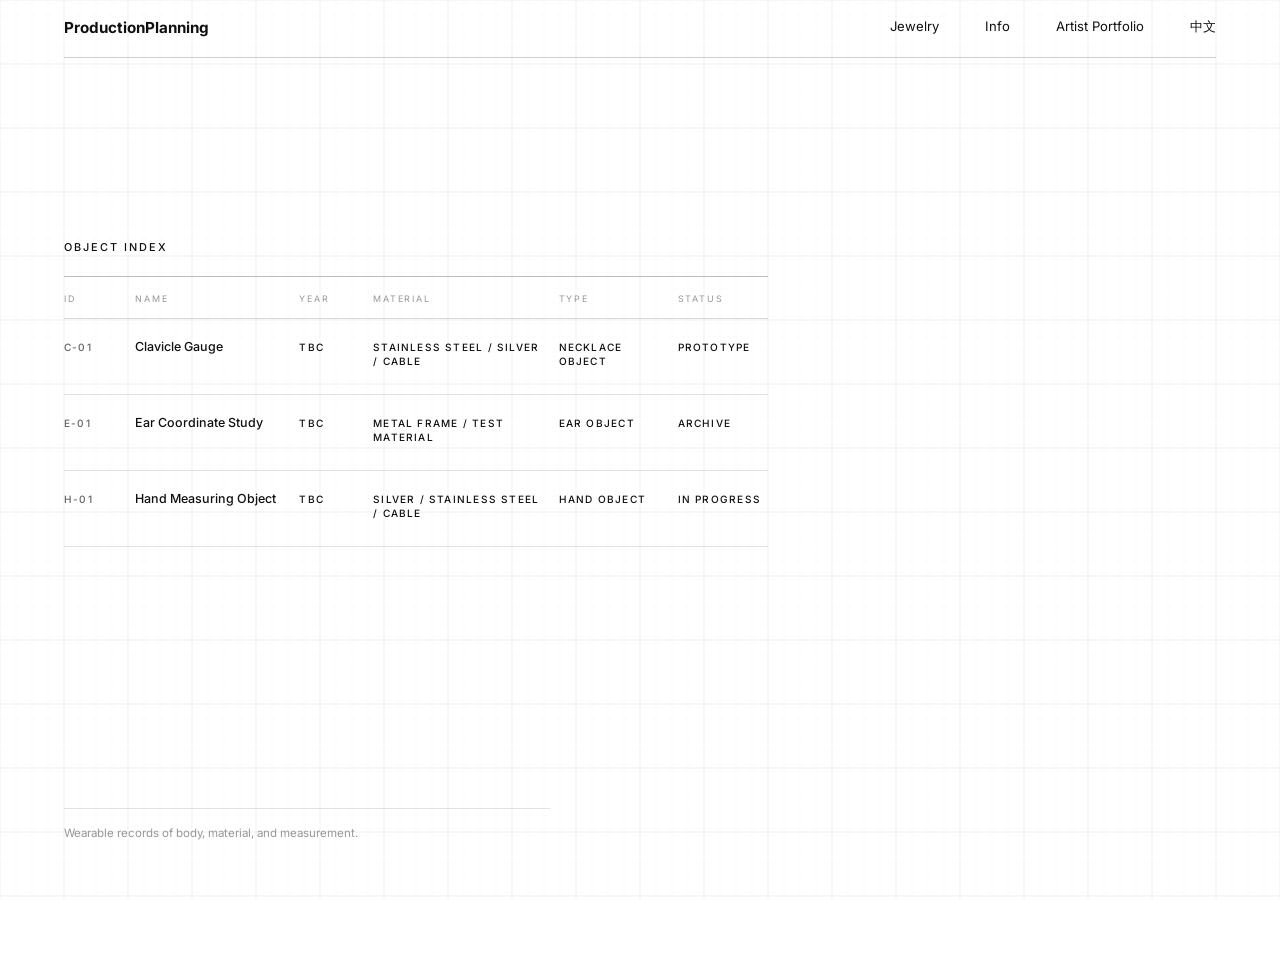
<file: index.html>
<!DOCTYPE html>
<html lang="en">
<head>
  <meta charset="UTF-8" />
  <meta name="viewport" content="width=device-width, initial-scale=1.0" />
  <title>ProductionPlanning</title>
  <link rel="stylesheet" href="style.css?v=no-touch-row-flash-20260515" />
</head>

<body class="home-page">
  <header class="site-header">
    <a class="brand" href="index.html" aria-current="page">ProductionPlanning</a>

    <nav class="nav" aria-label="Primary navigation">
      <a href="index.html">Jewelry</a>
      <a href="contact.html">Info</a>
      <a href="https://zhouheyang2025.github.io/" target="_blank" rel="noopener">Artist Portfolio</a>
      <a class="language-link" href="index-zh.html">中文</a>
    </nav>
  </header>

  <main>
    <section class="home-index home-index--interactive home-index--compact" aria-label="Jewelry Index" data-index-browser data-preview-mode="adaptive">
      <section class="index-browser home-browser" aria-labelledby="home-objects-title">
        <div>
          <div class="browser-heading">
            <h2 id="home-objects-title">Object Index</h2>
          </div>

          <div class="index-table-head" aria-hidden="true">
            <span>ID</span>
            <span>Name</span>
            <span>Year</span>
            <span>Material</span>
            <span>Type</span>
            <span>Status</span>
          </div>

          <ol class="index-list">
            <li id="c-01">
              <button class="index-row" type="button" data-preview-key="c01" aria-controls="home-preview" aria-pressed="false">
                <span class="row-thumb media-clavicle"><span>C-01</span></span>
                <span class="row-code">C-01</span>
                <span class="row-title">Clavicle Gauge</span>
                <span class="row-year">TBC</span>
                <span class="row-material">Stainless steel / silver / cable</span>
                <span class="row-type">Necklace object</span>
                <span class="row-status">Prototype</span>
              </button>
            </li>

            <li id="e-01">
              <button class="index-row" type="button" data-preview-key="e01" aria-controls="home-preview" aria-pressed="false">
                <span class="row-thumb media-ear"><span>E-01</span></span>
                <span class="row-code">E-01</span>
                <span class="row-title">Ear Coordinate Study</span>
                <span class="row-year">TBC</span>
                <span class="row-material">Metal frame / test material</span>
                <span class="row-type">Ear object</span>
                <span class="row-status">Archive</span>
              </button>
            </li>

            <li id="h-01">
              <button class="index-row" type="button" data-preview-key="h01" aria-controls="home-preview" aria-pressed="false">
                <span class="row-thumb media-hand"><span>H-01</span></span>
                <span class="row-code">H-01</span>
                <span class="row-title">Hand Measuring Object</span>
                <span class="row-year">TBC</span>
                <span class="row-material">Silver / stainless steel / cable</span>
                <span class="row-type">Hand object</span>
                <span class="row-status">In progress</span>
              </button>
            </li>
          </ol>
        </div>
      </section>

      <aside class="index-preview home-preview" id="home-preview" data-preview-stage aria-hidden="true">
        <div class="preview-stage">
          <article class="preview-card" data-preview-card="c01">
            <div class="preview-media media-clavicle" role="img" aria-label="Preview diagram for C-01 Clavicle Gauge"><span aria-hidden="true"></span></div>
            <p class="preview-caption">A body-scale study for the clavicle line.</p>
          </article>

          <article class="preview-card" data-preview-card="e01">
            <div class="preview-media media-ear" role="img" aria-label="Preview diagram for E-01 Ear Coordinate Study"><span aria-hidden="true"></span></div>
            <p class="preview-caption">A coordinate study around the ear.</p>
          </article>

          <article class="preview-card" data-preview-card="h01">
            <div class="preview-media media-hand" role="img" aria-label="Preview diagram for H-01 Hand Measuring Object"><span aria-hidden="true"></span></div>
            <p class="preview-caption">A measuring study for hand position.</p>
          </article>
        </div>
      </aside>

      <div class="home-statement home-statement--compact">
        <p>Wearable records of body, material, and measurement.</p>
      </div>

    </section>
  </main>

  <script src="script.js?v=mobile-fade-grid-stable-20260514" defer></script>
</body>
</html>
</file>
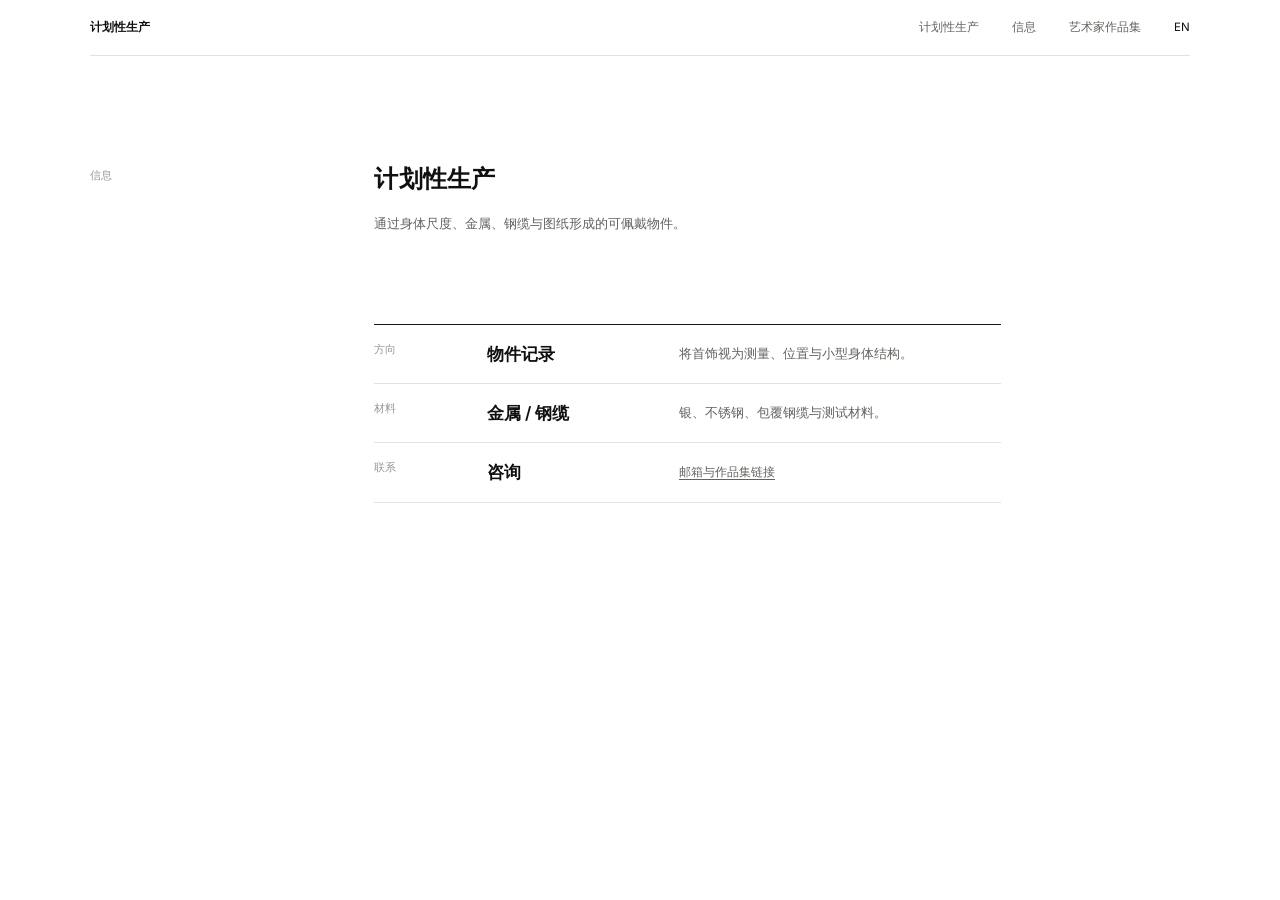
<file: about-zh.html>
<!DOCTYPE html>
<html lang="zh-CN">
<head>
  <meta charset="UTF-8" />
  <meta name="viewport" content="width=device-width, initial-scale=1.0" />
  <title>信息 | 计划性生产</title>
  <link rel="stylesheet" href="style.css?v=manrope-archive-20260429" />
</head>

<body class="zh-site">
  <header class="site-header">
    <a class="brand" href="index-zh.html">计划性生产</a>

    <nav class="nav" aria-label="主导航">
      <a href="index-zh.html">计划性生产</a>
      <a href="contact-zh.html">信息</a>
      <a href="https://zhouheyang2025.github.io/" target="_blank" rel="noopener">艺术家作品集</a>
      <a class="language-link" href="about.html">EN</a>
    </nav>
  </header>

  <main class="page-shell">
    <section class="page-intro">
      <p class="archive-mark">信息</p>

      <div class="page-heading">
        <h1>计划性生产</h1>
        <p class="page-note">通过身体尺度、金属、钢缆与图纸形成的可佩戴物件。</p>
      </div>
    </section>

    <ol class="method-list">
      <li class="method-step">
        <span>方向</span>
        <h2>物件记录</h2>
        <p>将首饰视为测量、位置与小型身体结构。</p>
      </li>

      <li class="method-step">
        <span>材料</span>
        <h2>金属 / 钢缆</h2>
        <p>银、不锈钢、包覆钢缆与测试材料。</p>
      </li>

      <li class="method-step">
        <span>联系</span>
        <h2>咨询</h2>
        <p><a class="text-link" href="contact-zh.html">邮箱与作品集链接</a></p>
      </li>
    </ol>
  </main>
</body>
</html>
</file>
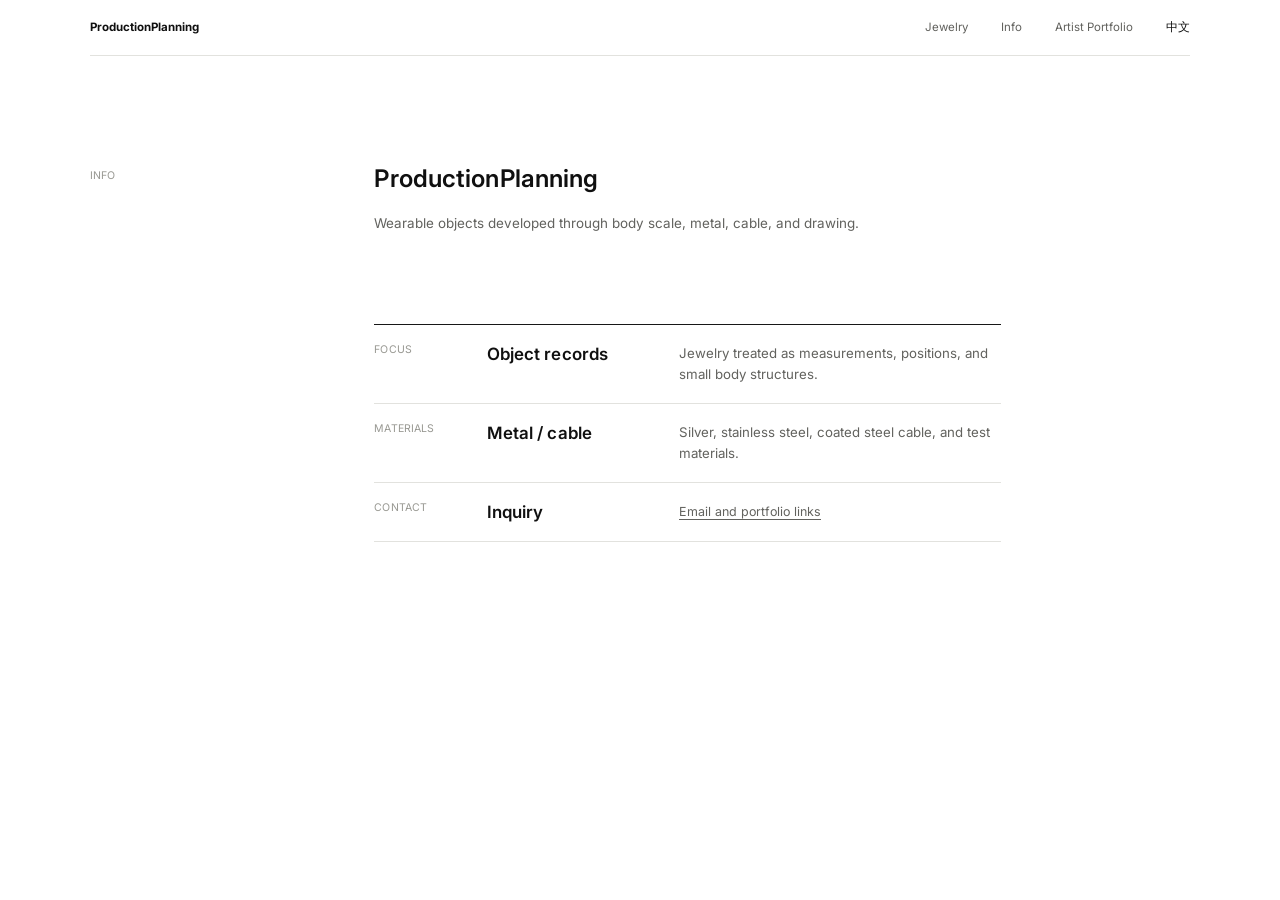
<file: about.html>
<!DOCTYPE html>
<html lang="en">
<head>
  <meta charset="UTF-8" />
  <meta name="viewport" content="width=device-width, initial-scale=1.0" />
  <title>Info | ProductionPlanning</title>
  <link rel="stylesheet" href="style.css?v=manrope-archive-20260429" />
</head>

<body>
  <header class="site-header">
    <a class="brand" href="index.html">ProductionPlanning</a>

    <nav class="nav" aria-label="Primary navigation">
      <a href="index.html">Jewelry</a>
      <a href="contact.html">Info</a>
      <a href="https://zhouheyang2025.github.io/" target="_blank" rel="noopener">Artist Portfolio</a>
      <a class="language-link" href="about-zh.html">中文</a>
    </nav>
  </header>

  <main class="page-shell">
    <section class="page-intro">
      <p class="archive-mark">Info</p>

      <div class="page-heading">
        <h1>ProductionPlanning</h1>
        <p class="page-note">Wearable objects developed through body scale, metal, cable, and drawing.</p>
      </div>
    </section>

    <ol class="method-list">
      <li class="method-step">
        <span>Focus</span>
        <h2>Object records</h2>
        <p>Jewelry treated as measurements, positions, and small body structures.</p>
      </li>

      <li class="method-step">
        <span>Materials</span>
        <h2>Metal / cable</h2>
        <p>Silver, stainless steel, coated steel cable, and test materials.</p>
      </li>

      <li class="method-step">
        <span>Contact</span>
        <h2>Inquiry</h2>
        <p><a class="text-link" href="contact.html">Email and portfolio links</a></p>
      </li>
    </ol>
  </main>
</body>
</html>
</file>
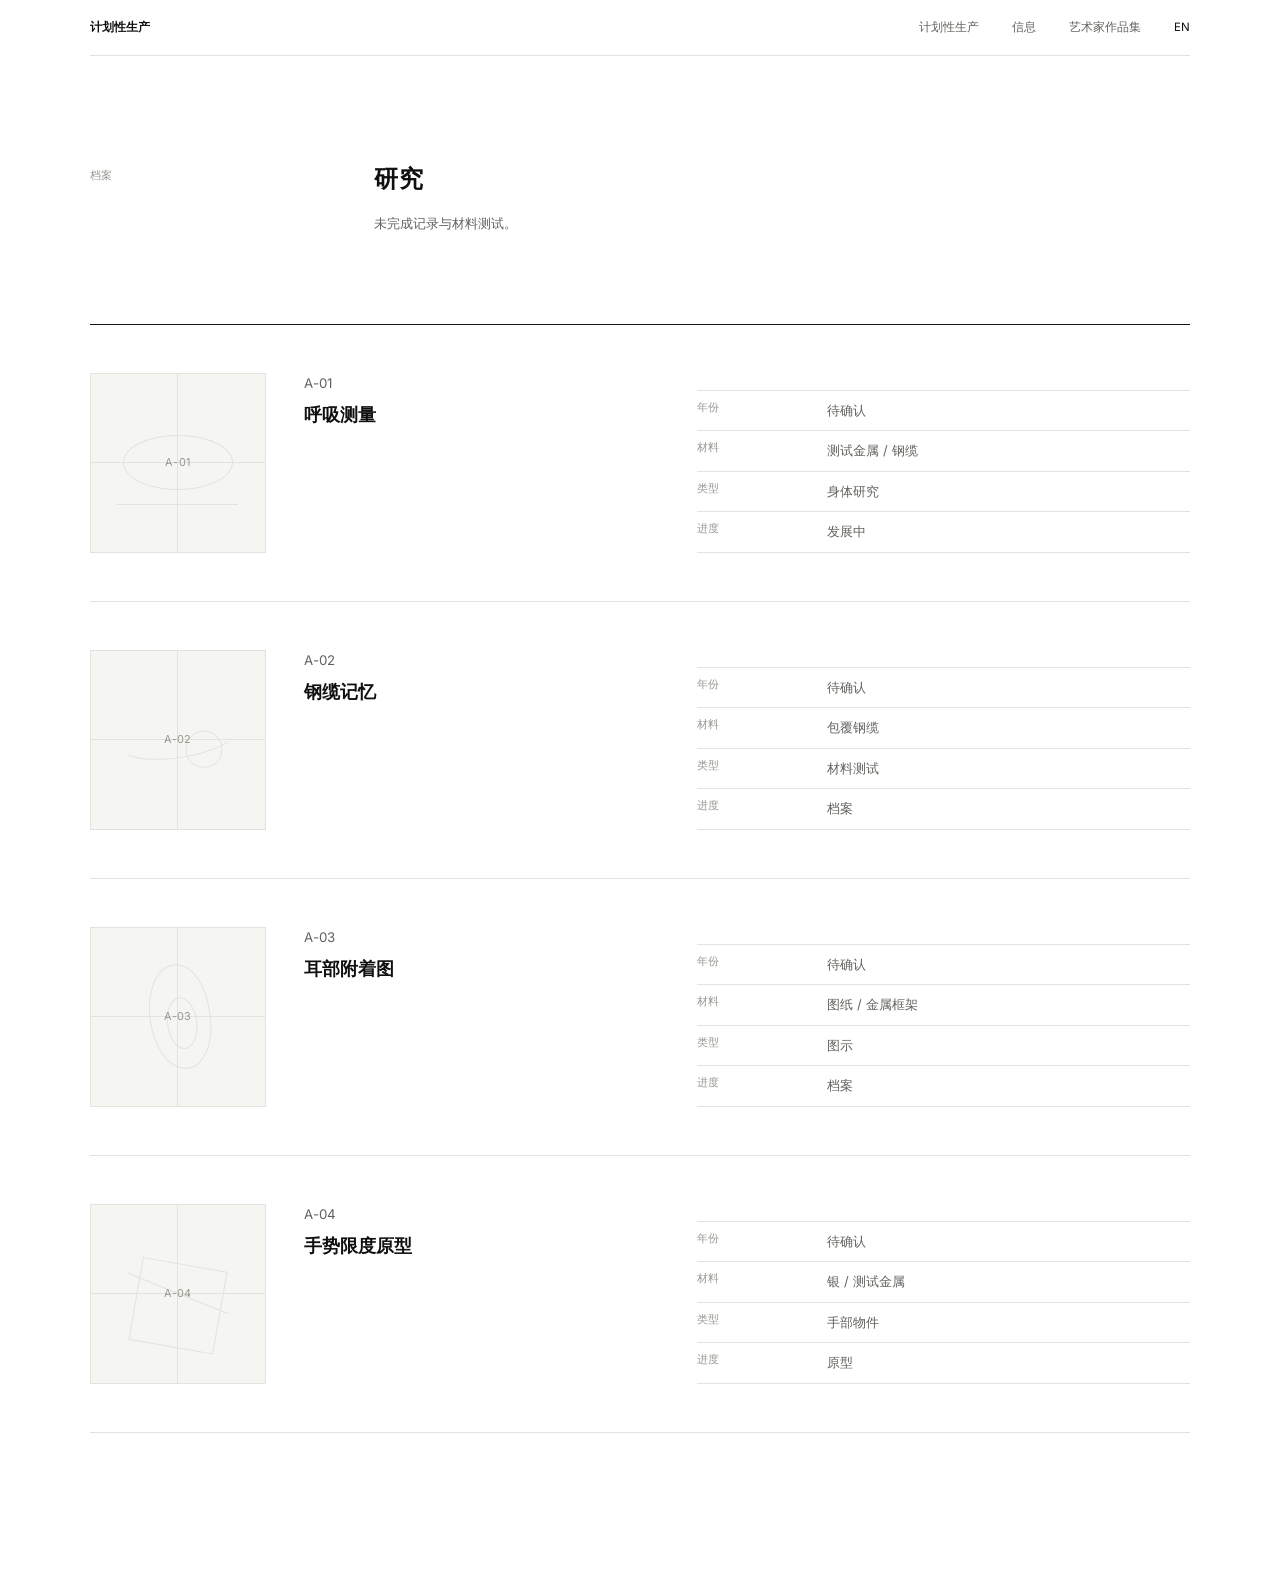
<file: archive-zh.html>
<!DOCTYPE html>
<html lang="zh-CN">
<head>
  <meta charset="UTF-8" />
  <meta name="viewport" content="width=device-width, initial-scale=1.0" />
  <title>档案 | 计划性生产</title>
  <link rel="stylesheet" href="style.css?v=manrope-archive-20260429" />
</head>

<body class="zh-site">
  <header class="site-header">
    <a class="brand" href="index-zh.html">计划性生产</a>

    <nav class="nav" aria-label="主导航">
      <a href="index-zh.html">计划性生产</a>
      <a href="contact-zh.html">信息</a>
      <a href="https://zhouheyang2025.github.io/" target="_blank" rel="noopener">艺术家作品集</a>
      <a class="language-link" href="archive.html">EN</a>
    </nav>
  </header>

  <main class="page-shell notes-page">
    <section class="page-intro">
      <p class="archive-mark">档案</p>

      <div class="page-heading">
        <h1>研究</h1>
        <p class="page-note">未完成记录与材料测试。</p>
      </div>
    </section>

    <section aria-label="档案记录">
      <div class="catalog-list">
        <article class="catalog-entry">
          <figure class="catalog-image media-breath"><span>A-01</span></figure>
          <div class="entry-title">
            <p class="entry-code">A-01</p>
            <h2>呼吸测量</h2>
          </div>
          <div class="entry-data">
            <dl>
              <div><dt>年份</dt><dd>待确认</dd></div>
              <div><dt>材料</dt><dd>测试金属 / 钢缆</dd></div>
              <div><dt>类型</dt><dd>身体研究</dd></div>
              <div><dt>进度</dt><dd>发展中</dd></div>
            </dl>
          </div>
        </article>

        <article class="catalog-entry">
          <figure class="catalog-image media-cable"><span>A-02</span></figure>
          <div class="entry-title">
            <p class="entry-code">A-02</p>
            <h2>钢缆记忆</h2>
          </div>
          <div class="entry-data">
            <dl>
              <div><dt>年份</dt><dd>待确认</dd></div>
              <div><dt>材料</dt><dd>包覆钢缆</dd></div>
              <div><dt>类型</dt><dd>材料测试</dd></div>
              <div><dt>进度</dt><dd>档案</dd></div>
            </dl>
          </div>
        </article>

        <article class="catalog-entry">
          <figure class="catalog-image media-ear"><span>A-03</span></figure>
          <div class="entry-title">
            <p class="entry-code">A-03</p>
            <h2>耳部附着图</h2>
          </div>
          <div class="entry-data">
            <dl>
              <div><dt>年份</dt><dd>待确认</dd></div>
              <div><dt>材料</dt><dd>图纸 / 金属框架</dd></div>
              <div><dt>类型</dt><dd>图示</dd></div>
              <div><dt>进度</dt><dd>档案</dd></div>
            </dl>
          </div>
        </article>

        <article class="catalog-entry">
          <figure class="catalog-image media-hand"><span>A-04</span></figure>
          <div class="entry-title">
            <p class="entry-code">A-04</p>
            <h2>手势限度原型</h2>
          </div>
          <div class="entry-data">
            <dl>
              <div><dt>年份</dt><dd>待确认</dd></div>
              <div><dt>材料</dt><dd>银 / 测试金属</dd></div>
              <div><dt>类型</dt><dd>手部物件</dd></div>
              <div><dt>进度</dt><dd>原型</dd></div>
            </dl>
          </div>
        </article>
      </div>
    </section>
  </main>
</body>
</html>
</file>
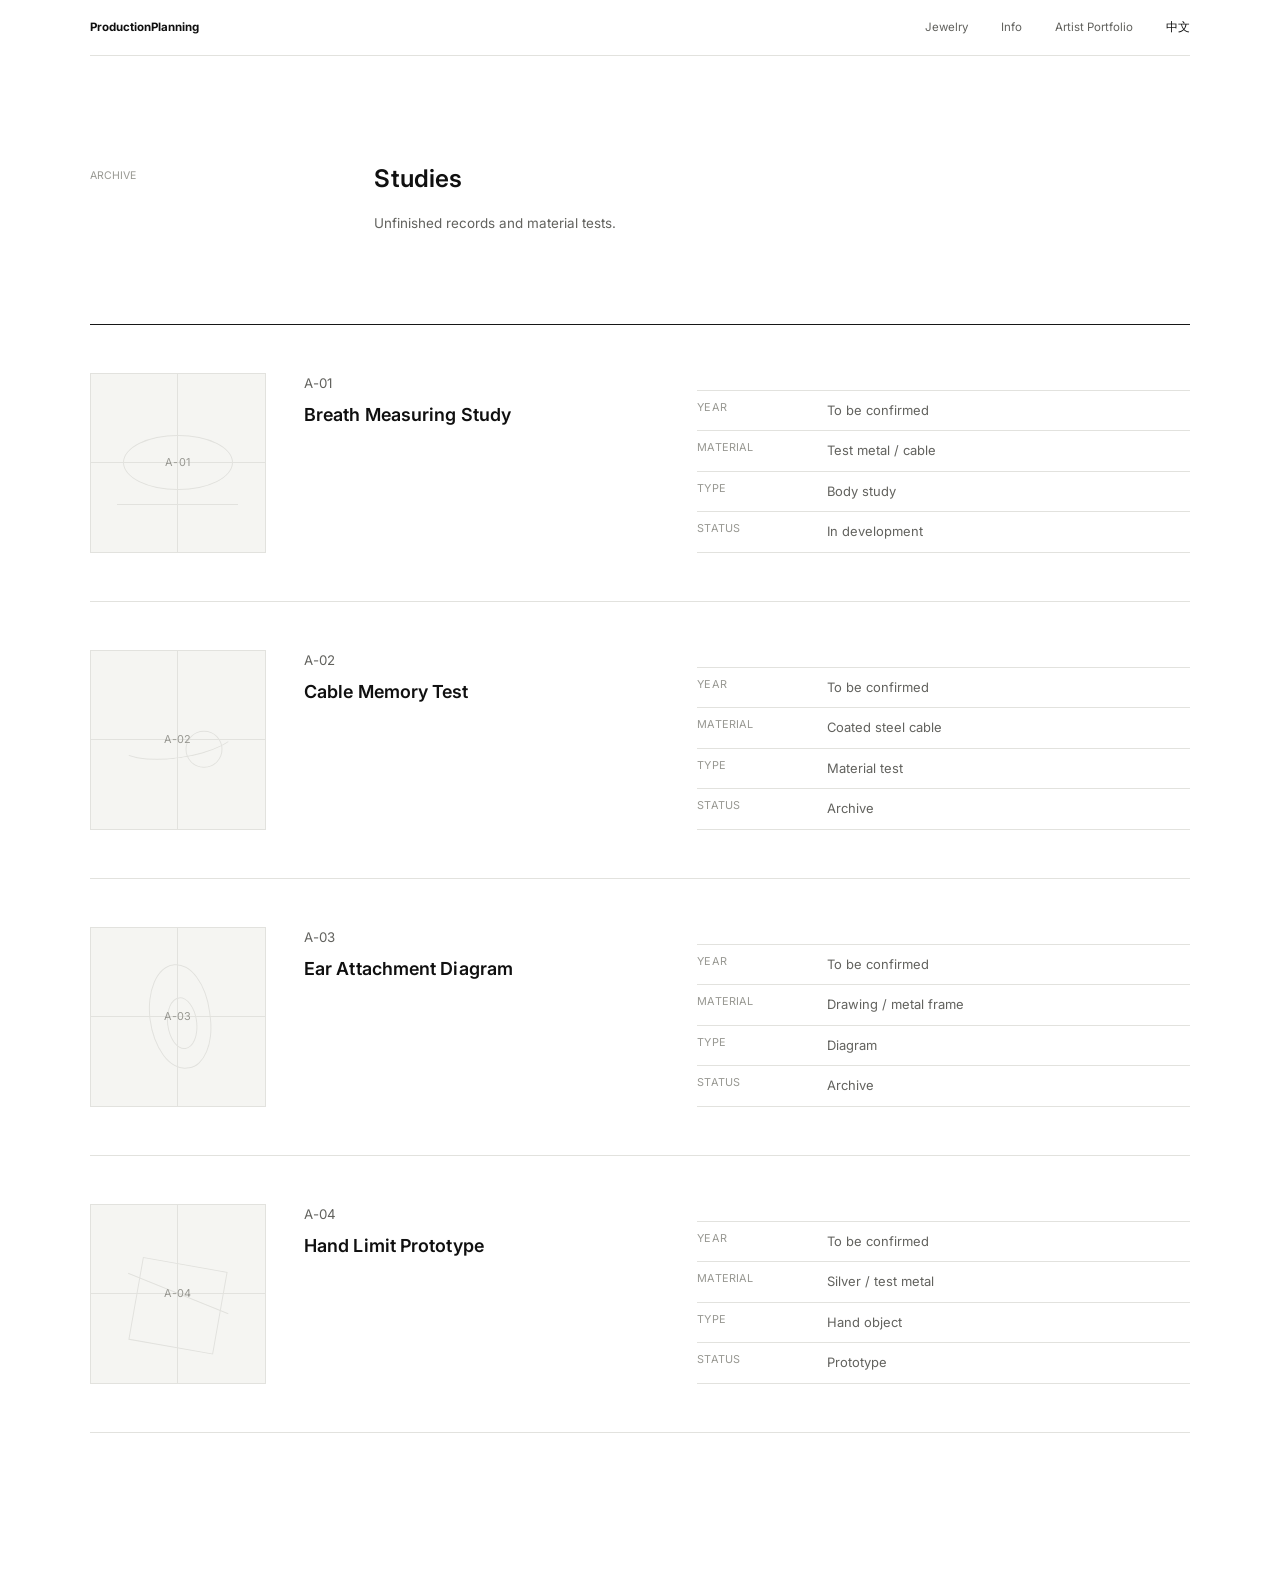
<file: archive.html>
<!DOCTYPE html>
<html lang="en">
<head>
  <meta charset="UTF-8" />
  <meta name="viewport" content="width=device-width, initial-scale=1.0" />
  <title>Archive | ProductionPlanning</title>
  <link rel="stylesheet" href="style.css?v=manrope-archive-20260429" />
</head>

<body>
  <header class="site-header">
    <a class="brand" href="index.html">ProductionPlanning</a>

    <nav class="nav" aria-label="Primary navigation">
      <a href="index.html">Jewelry</a>
      <a href="contact.html">Info</a>
      <a href="https://zhouheyang2025.github.io/" target="_blank" rel="noopener">Artist Portfolio</a>
      <a class="language-link" href="archive-zh.html">中文</a>
    </nav>
  </header>

  <main class="page-shell notes-page">
    <section class="page-intro">
      <p class="archive-mark">Archive</p>

      <div class="page-heading">
        <h1>Studies</h1>
        <p class="page-note">Unfinished records and material tests.</p>
      </div>
    </section>

    <section aria-label="Archive records">
      <div class="catalog-list">
        <article class="catalog-entry">
          <figure class="catalog-image media-breath"><span>A-01</span></figure>
          <div class="entry-title">
            <p class="entry-code">A-01</p>
            <h2>Breath Measuring Study</h2>
          </div>
          <div class="entry-data">
            <dl>
              <div><dt>Year</dt><dd>To be confirmed</dd></div>
              <div><dt>Material</dt><dd>Test metal / cable</dd></div>
              <div><dt>Type</dt><dd>Body study</dd></div>
              <div><dt>Status</dt><dd>In development</dd></div>
            </dl>
          </div>
        </article>

        <article class="catalog-entry">
          <figure class="catalog-image media-cable"><span>A-02</span></figure>
          <div class="entry-title">
            <p class="entry-code">A-02</p>
            <h2>Cable Memory Test</h2>
          </div>
          <div class="entry-data">
            <dl>
              <div><dt>Year</dt><dd>To be confirmed</dd></div>
              <div><dt>Material</dt><dd>Coated steel cable</dd></div>
              <div><dt>Type</dt><dd>Material test</dd></div>
              <div><dt>Status</dt><dd>Archive</dd></div>
            </dl>
          </div>
        </article>

        <article class="catalog-entry">
          <figure class="catalog-image media-ear"><span>A-03</span></figure>
          <div class="entry-title">
            <p class="entry-code">A-03</p>
            <h2>Ear Attachment Diagram</h2>
          </div>
          <div class="entry-data">
            <dl>
              <div><dt>Year</dt><dd>To be confirmed</dd></div>
              <div><dt>Material</dt><dd>Drawing / metal frame</dd></div>
              <div><dt>Type</dt><dd>Diagram</dd></div>
              <div><dt>Status</dt><dd>Archive</dd></div>
            </dl>
          </div>
        </article>

        <article class="catalog-entry">
          <figure class="catalog-image media-hand"><span>A-04</span></figure>
          <div class="entry-title">
            <p class="entry-code">A-04</p>
            <h2>Hand Limit Prototype</h2>
          </div>
          <div class="entry-data">
            <dl>
              <div><dt>Year</dt><dd>To be confirmed</dd></div>
              <div><dt>Material</dt><dd>Silver / test metal</dd></div>
              <div><dt>Type</dt><dd>Hand object</dd></div>
              <div><dt>Status</dt><dd>Prototype</dd></div>
            </dl>
          </div>
        </article>
      </div>
    </section>
  </main>
</body>
</html>
</file>
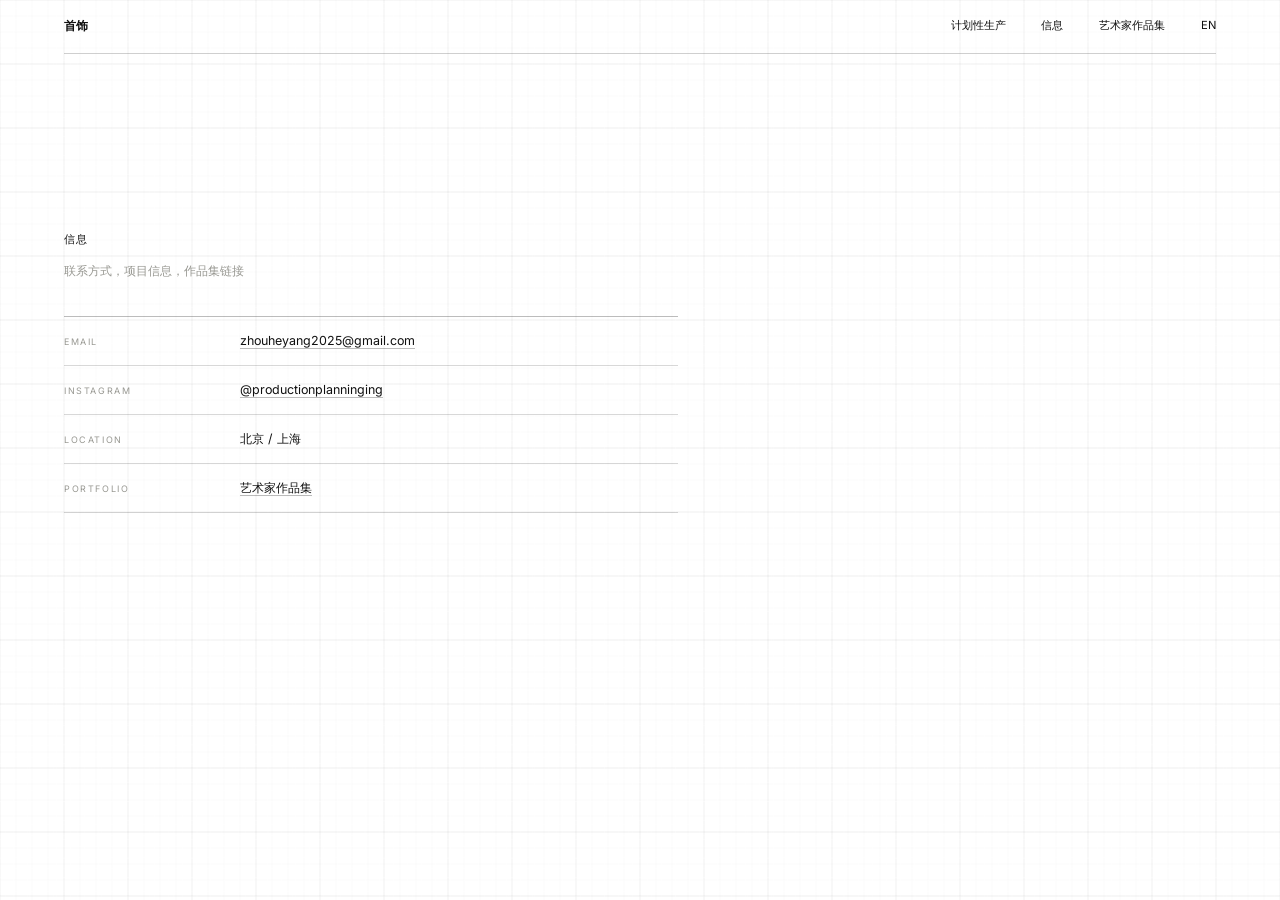
<file: contact-zh.html>
<!DOCTYPE html>
<html lang="zh-CN">
<head>
  <meta charset="UTF-8" />
  <meta name="viewport" content="width=device-width, initial-scale=1.0" />
  <title>信息 | 首饰</title>
  <link rel="stylesheet" href="style.css?v=mobile-fade-grid-stable-20260514" />
</head>

<body class="info-page zh-site">
  <header class="site-header">
    <a class="brand" href="index-zh.html">首饰</a>

    <nav class="nav" aria-label="主导航">
      <a href="index-zh.html">计划性生产</a>
      <a href="contact-zh.html" aria-current="page">信息</a>
      <a href="https://zhouheyang2025.github.io/" target="_blank" rel="noopener">艺术家作品集</a>
      <a class="language-link" href="contact.html">EN</a>
    </nav>
  </header>

  <main>
    <section class="info-layout">
      <div class="info-main">
        <div class="info-copy">
          <h1>信息</h1>
          <p class="info-note">联系方式，项目信息，作品集链接
          </p>

          <dl class="contact-list">
            <div>
              <dt>Email</dt>
              <dd><a href="mailto:zhouheyang2025@gmail.com">zhouheyang2025@gmail.com</a></dd>
            </div>

            <div>
              <dt>Instagram</dt>
              <dd><a href="https://www.instagram.com/productionplanninging/" target="_blank" rel="noopener">@productionplanninging</a></dd>
            </div>

            <div>
              <dt>Location</dt>
              <dd>北京 / 上海</dd>
            </div>

            <div>
              <dt>Portfolio</dt>
              <dd><a href="https://zhouheyang2025.github.io/" target="_blank" rel="noopener">艺术家作品集</a></dd>
            </div>
          </dl>
        </div>
      </div>
    </section>
  </main>

  <script src="script.js?v=mobile-fade-grid-stable-20260514" defer></script>
</body>
</html>
</file>
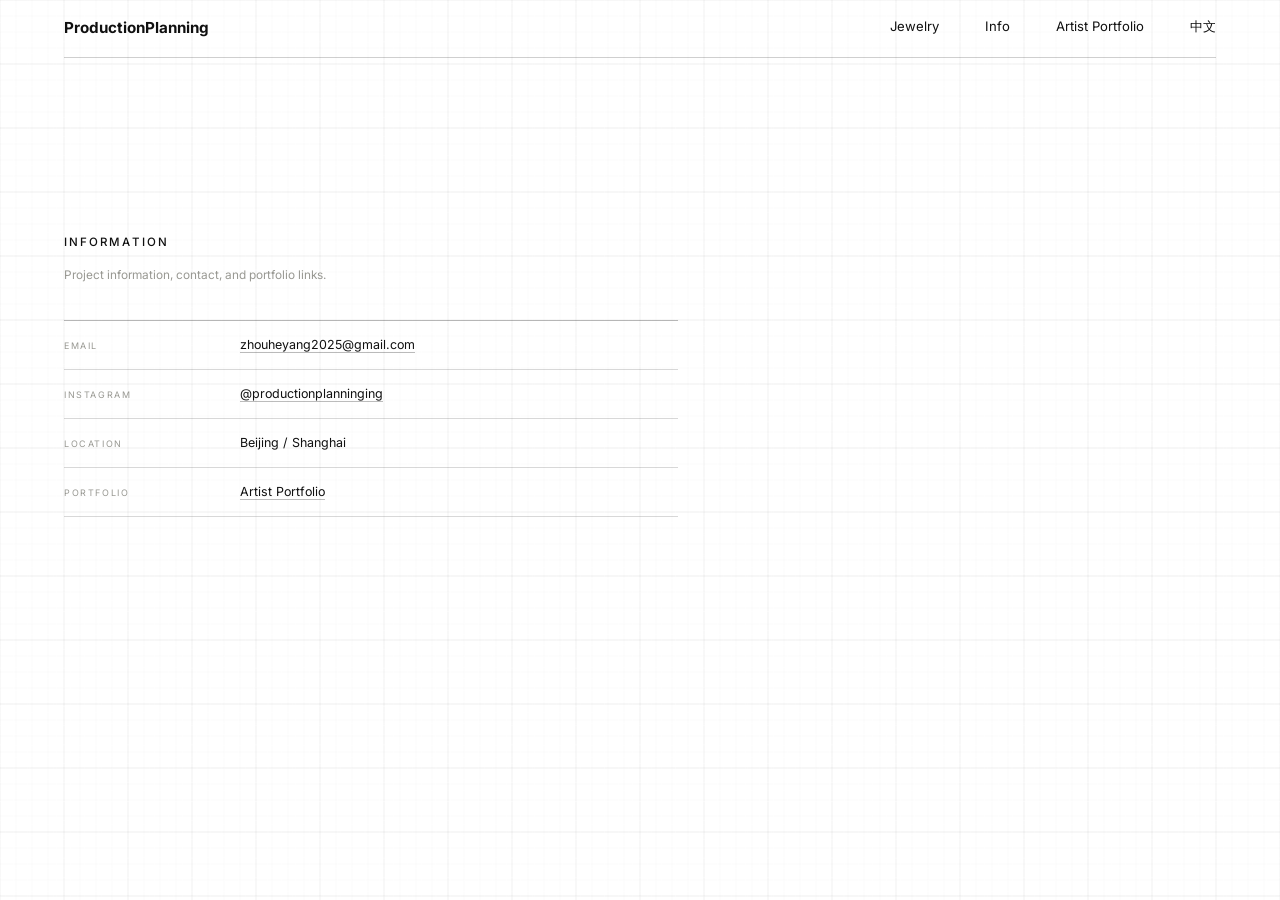
<file: contact.html>
<!DOCTYPE html>
<html lang="en">
<head>
  <meta charset="UTF-8" />
  <meta name="viewport" content="width=device-width, initial-scale=1.0" />
  <title>Information | Jewelry</title>
  <link rel="stylesheet" href="style.css?v=mobile-fade-grid-stable-20260514" />
</head>

<body class="info-page">
  <header class="site-header">
    <a class="brand" href="index.html">ProductionPlanning</a>

    <nav class="nav" aria-label="Primary navigation">
      <a href="index.html">Jewelry</a>
      <a href="contact.html" aria-current="page">Info</a>
      <a href="https://zhouheyang2025.github.io/" target="_blank" rel="noopener">Artist Portfolio</a>
      <a class="language-link" href="contact-zh.html">中文</a>
    </nav>
  </header>

  <main>
    <section class="info-layout">
      <div class="info-main">
        <div class="info-copy">
          <h1 class="portfolio-statement-title">Information</h1>
          <p class="info-note">Project information, contact, and portfolio links.</p>

          <dl class="contact-list">
            <div>
              <dt>Email</dt>
              <dd><a href="mailto:zhouheyang2025@gmail.com">zhouheyang2025@gmail.com</a></dd>
            </div>

            <div>
              <dt>Instagram</dt>
              <dd><a href="https://www.instagram.com/productionplanninging/" target="_blank" rel="noopener">@productionplanninging</a></dd>
            </div>

            <div>
              <dt>Location</dt>
              <dd>Beijing / Shanghai</dd>
            </div>

            <div>
              <dt>Portfolio</dt>
              <dd><a href="https://zhouheyang2025.github.io/" target="_blank" rel="noopener">Artist Portfolio</a></dd>
            </div>
          </dl>
        </div>
      </div>
    </section>
  </main>

  <script src="script.js?v=mobile-fade-grid-stable-20260514" defer></script>
</body>
</html>
</file>
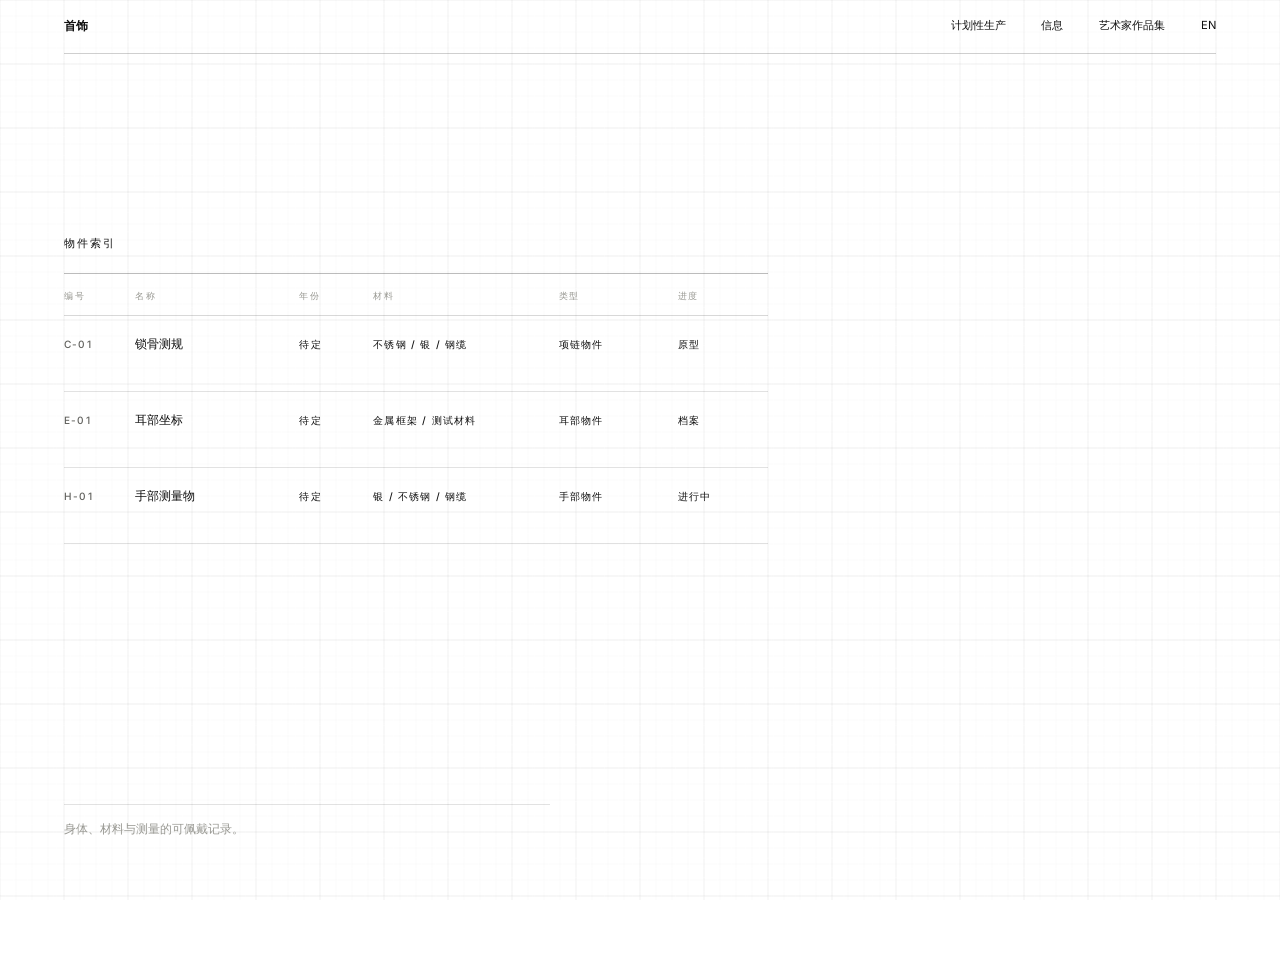
<file: index-zh.html>
<!DOCTYPE html>
<html lang="zh-CN">
<head>
  <meta charset="UTF-8" />
  <meta name="viewport" content="width=device-width, initial-scale=1.0" />
  <title>计划性生产</title>
  <link rel="stylesheet" href="style.css?v=no-touch-row-flash-20260515" />
</head>

<body class="home-page zh-site">
  <header class="site-header">
    <a class="brand" href="index-zh.html" aria-current="page">首饰</a>

    <nav class="nav" aria-label="主导航">
      <a href="index-zh.html">计划性生产</a>
      <a href="contact-zh.html">信息</a>
      <a href="https://zhouheyang2025.github.io/" target="_blank" rel="noopener">艺术家作品集</a>
      <a class="language-link" href="index.html">EN</a>
    </nav>
  </header>

  <main>
    <section class="home-index home-index--interactive home-index--compact" aria-label="首饰索引" data-index-browser data-preview-mode="adaptive">
      <section class="index-browser home-browser" aria-labelledby="home-objects-title">
        <div>
          <div class="browser-heading">
            <h2 id="home-objects-title">物件索引</h2>
          </div>

          <div class="index-table-head" aria-hidden="true">
            <span>编号</span>
            <span>名称</span>
            <span>年份</span>
            <span>材料</span>
            <span>类型</span>
            <span>进度</span>
          </div>

          <ol class="index-list">
            <li id="c-01">
              <button class="index-row" type="button" data-preview-key="c01" aria-controls="home-preview" aria-pressed="false">
                <span class="row-thumb media-clavicle"><span>C-01</span></span>
                <span class="row-code">C-01</span>
                <span class="row-title">锁骨测规</span>
                <span class="row-year">待定</span>
                <span class="row-material">不锈钢 / 银 / 钢缆</span>
                <span class="row-type">项链物件</span>
                <span class="row-status">原型</span>
              </button>
            </li>

            <li id="e-01">
              <button class="index-row" type="button" data-preview-key="e01" aria-controls="home-preview" aria-pressed="false">
                <span class="row-thumb media-ear"><span>E-01</span></span>
                <span class="row-code">E-01</span>
                <span class="row-title">耳部坐标</span>
                <span class="row-year">待定</span>
                <span class="row-material">金属框架 / 测试材料</span>
                <span class="row-type">耳部物件</span>
                <span class="row-status">档案</span>
              </button>
            </li>

            <li id="h-01">
              <button class="index-row" type="button" data-preview-key="h01" aria-controls="home-preview" aria-pressed="false">
                <span class="row-thumb media-hand"><span>H-01</span></span>
                <span class="row-code">H-01</span>
                <span class="row-title">手部测量物</span>
                <span class="row-year">待定</span>
                <span class="row-material">银 / 不锈钢 / 钢缆</span>
                <span class="row-type">手部物件</span>
                <span class="row-status">进行中</span>
              </button>
            </li>
          </ol>
        </div>
      </section>

      <aside class="index-preview home-preview" id="home-preview" data-preview-stage aria-hidden="true">
        <div class="preview-stage">
          <article class="preview-card" data-preview-card="c01">
            <div class="preview-media media-clavicle" role="img" aria-label="C-01 锁骨测规预览图"><span aria-hidden="true"></span></div>
            <p class="preview-caption">以锁骨线为尺度的身体研究。</p>
          </article>

          <article class="preview-card" data-preview-card="e01">
            <div class="preview-media media-ear" role="img" aria-label="E-01 耳部坐标预览图"><span aria-hidden="true"></span></div>
            <p class="preview-caption">围绕耳部位置展开的坐标研究。</p>
          </article>

          <article class="preview-card" data-preview-card="h01">
            <div class="preview-media media-hand" role="img" aria-label="H-01 手部测量物预览图"><span aria-hidden="true"></span></div>
            <p class="preview-caption">用于记录手部位置的测量研究。</p>
          </article>
        </div>
      </aside>

      <div class="home-statement home-statement--compact">
        <p>身体、材料与测量的可佩戴记录。</p>
      </div>

    </section>
  </main>

  <script src="script.js?v=mobile-fade-grid-stable-20260514" defer></script>
</body>
</html>
</file>
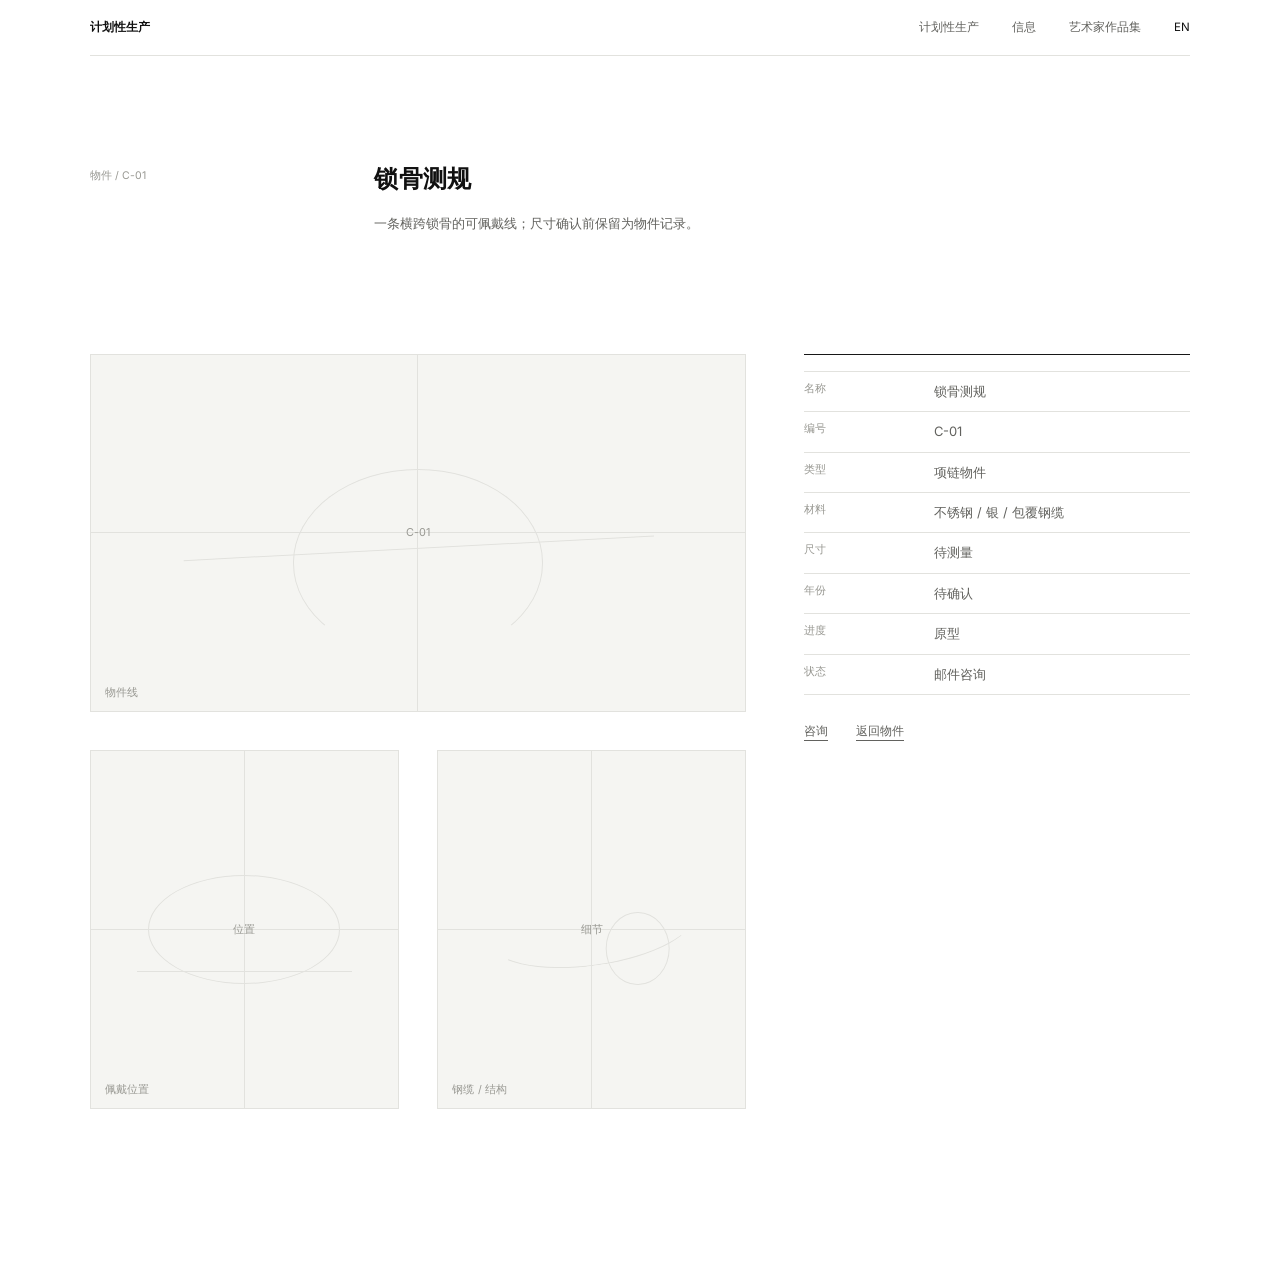
<file: object-c01-zh.html>
<!DOCTYPE html>
<html lang="zh-CN">
<head>
  <meta charset="UTF-8" />
  <meta name="viewport" content="width=device-width, initial-scale=1.0" />
  <title>C-01 锁骨测规 | 计划性生产</title>
  <link rel="stylesheet" href="style.css?v=manrope-archive-20260429" />
</head>

<body class="zh-site">
  <header class="site-header">
    <a class="brand" href="index-zh.html">计划性生产</a>

    <nav class="nav" aria-label="主导航">
      <a href="index-zh.html">计划性生产</a>
      <a href="contact-zh.html">信息</a>
      <a href="https://zhouheyang2025.github.io/" target="_blank" rel="noopener">艺术家作品集</a>
      <a class="language-link" href="object-c01.html">EN</a>
    </nav>
  </header>

  <main class="page-shell">
    <section class="object-hero">
      <p class="archive-mark">物件 / C-01</p>

      <div class="object-heading">
        <h1>锁骨测规</h1>
        <p class="object-note">一条横跨锁骨的可佩戴线；尺寸确认前保留为物件记录。</p>
      </div>
    </section>

    <section class="object-record" aria-label="物件记录">
      <div class="object-gallery">
        <figure class="object-image media-clavicle">
          <span>C-01</span>
          <figcaption class="image-caption">物件线</figcaption>
        </figure>

        <figure class="object-image media-breath">
          <span>位置</span>
          <figcaption class="image-caption">佩戴位置</figcaption>
        </figure>

        <figure class="object-image media-cable">
          <span>细节</span>
          <figcaption class="image-caption">钢缆 / 结构</figcaption>
        </figure>
      </div>

      <aside class="object-facts">
        <dl class="facts-list">
          <div><dt>名称</dt><dd>锁骨测规</dd></div>
          <div><dt>编号</dt><dd>C-01</dd></div>
          <div><dt>类型</dt><dd>项链物件</dd></div>
          <div><dt>材料</dt><dd>不锈钢 / 银 / 包覆钢缆</dd></div>
          <div><dt>尺寸</dt><dd>待测量</dd></div>
          <div><dt>年份</dt><dd>待确认</dd></div>
          <div><dt>进度</dt><dd>原型</dd></div>
          <div><dt>状态</dt><dd>邮件咨询</dd></div>
        </dl>

        <div class="object-actions">
          <a class="text-link" href="mailto:zhouheyang2025@gmail.com?subject=Inquiry%20about%20C-01%20Clavicle%20Gauge">咨询</a>
          <a class="text-link" href="objects-zh.html">返回物件</a>
        </div>
      </aside>
    </section>
  </main>
</body>
</html>
</file>
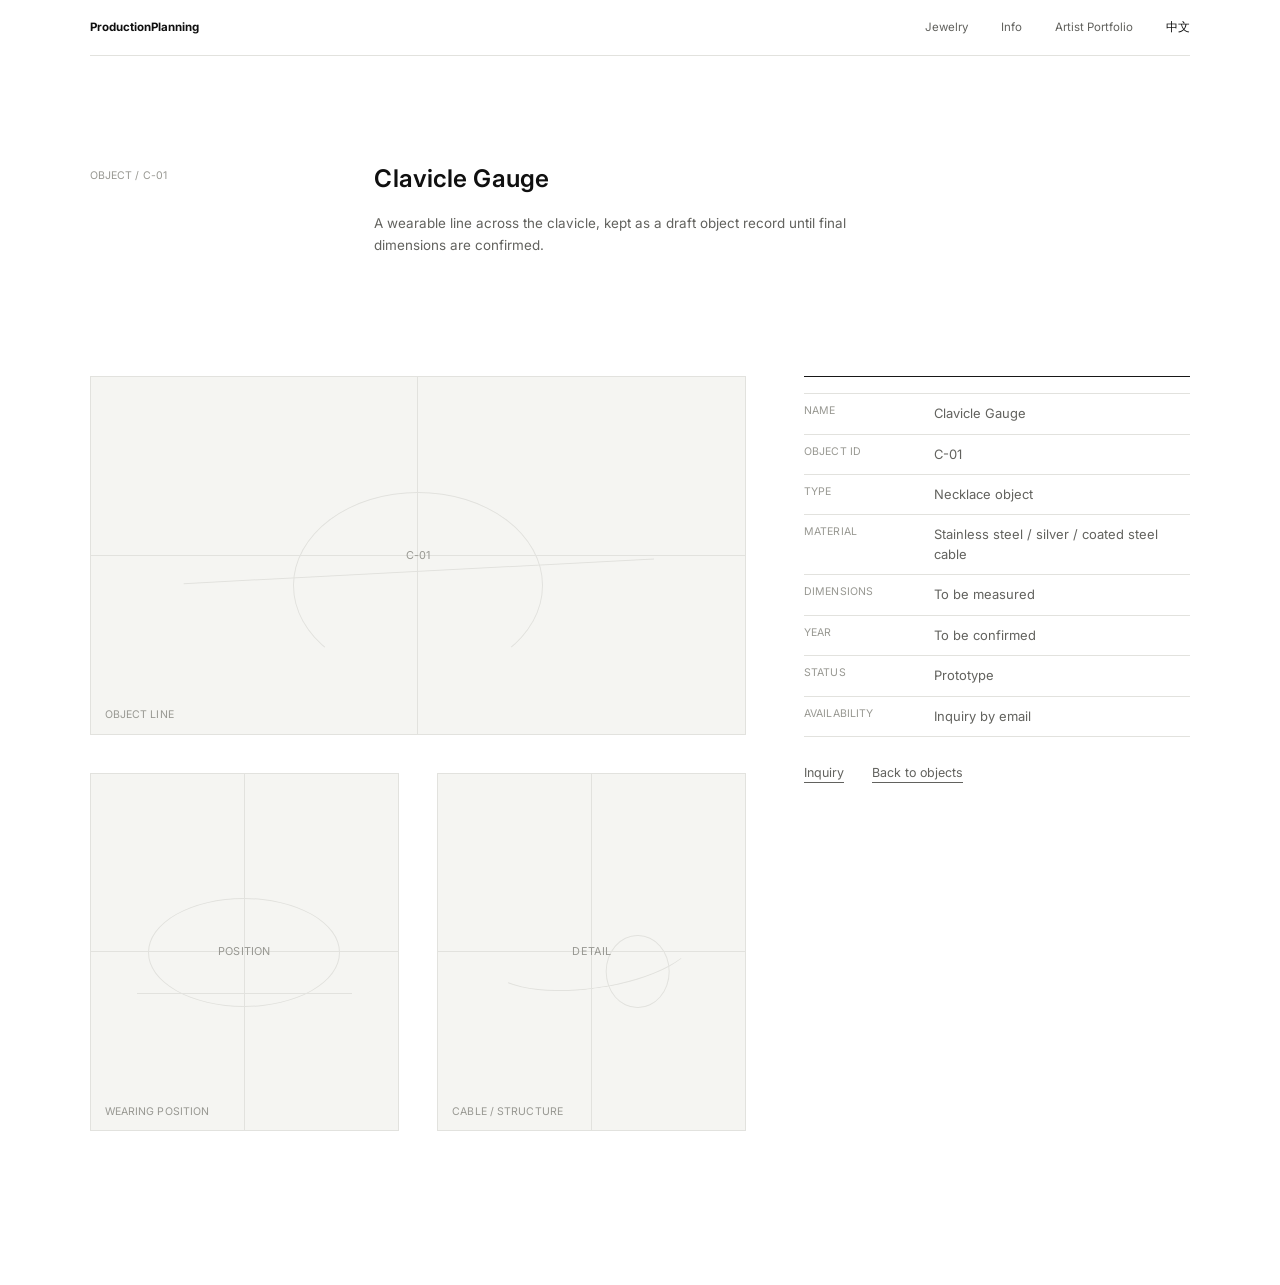
<file: object-c01.html>
<!DOCTYPE html>
<html lang="en">
<head>
  <meta charset="UTF-8" />
  <meta name="viewport" content="width=device-width, initial-scale=1.0" />
  <title>C-01 Clavicle Gauge | ProductionPlanning</title>
  <link rel="stylesheet" href="style.css?v=manrope-archive-20260429" />
</head>

<body>
  <header class="site-header">
    <a class="brand" href="index.html">ProductionPlanning</a>

    <nav class="nav" aria-label="Primary navigation">
      <a href="index.html">Jewelry</a>
      <a href="contact.html">Info</a>
      <a href="https://zhouheyang2025.github.io/" target="_blank" rel="noopener">Artist Portfolio</a>
      <a class="language-link" href="object-c01-zh.html">中文</a>
    </nav>
  </header>

  <main class="page-shell">
    <section class="object-hero">
      <p class="archive-mark">Object / C-01</p>

      <div class="object-heading">
        <h1>Clavicle Gauge</h1>
        <p class="object-note">A wearable line across the clavicle, kept as a draft object record until final dimensions are confirmed.</p>
      </div>
    </section>

    <section class="object-record" aria-label="Object record">
      <div class="object-gallery">
        <figure class="object-image media-clavicle">
          <span>C-01</span>
          <figcaption class="image-caption">Object line</figcaption>
        </figure>

        <figure class="object-image media-breath">
          <span>Position</span>
          <figcaption class="image-caption">Wearing position</figcaption>
        </figure>

        <figure class="object-image media-cable">
          <span>Detail</span>
          <figcaption class="image-caption">Cable / structure</figcaption>
        </figure>
      </div>

      <aside class="object-facts">
        <dl class="facts-list">
          <div><dt>Name</dt><dd>Clavicle Gauge</dd></div>
          <div><dt>Object ID</dt><dd>C-01</dd></div>
          <div><dt>Type</dt><dd>Necklace object</dd></div>
          <div><dt>Material</dt><dd>Stainless steel / silver / coated steel cable</dd></div>
          <div><dt>Dimensions</dt><dd>To be measured</dd></div>
          <div><dt>Year</dt><dd>To be confirmed</dd></div>
          <div><dt>Status</dt><dd>Prototype</dd></div>
          <div><dt>Availability</dt><dd>Inquiry by email</dd></div>
        </dl>

        <div class="object-actions">
          <a class="text-link" href="mailto:zhouheyang2025@gmail.com?subject=Inquiry%20about%20C-01%20Clavicle%20Gauge">Inquiry</a>
          <a class="text-link" href="objects.html">Back to objects</a>
        </div>
      </aside>
    </section>
  </main>
</body>
</html>
</file>
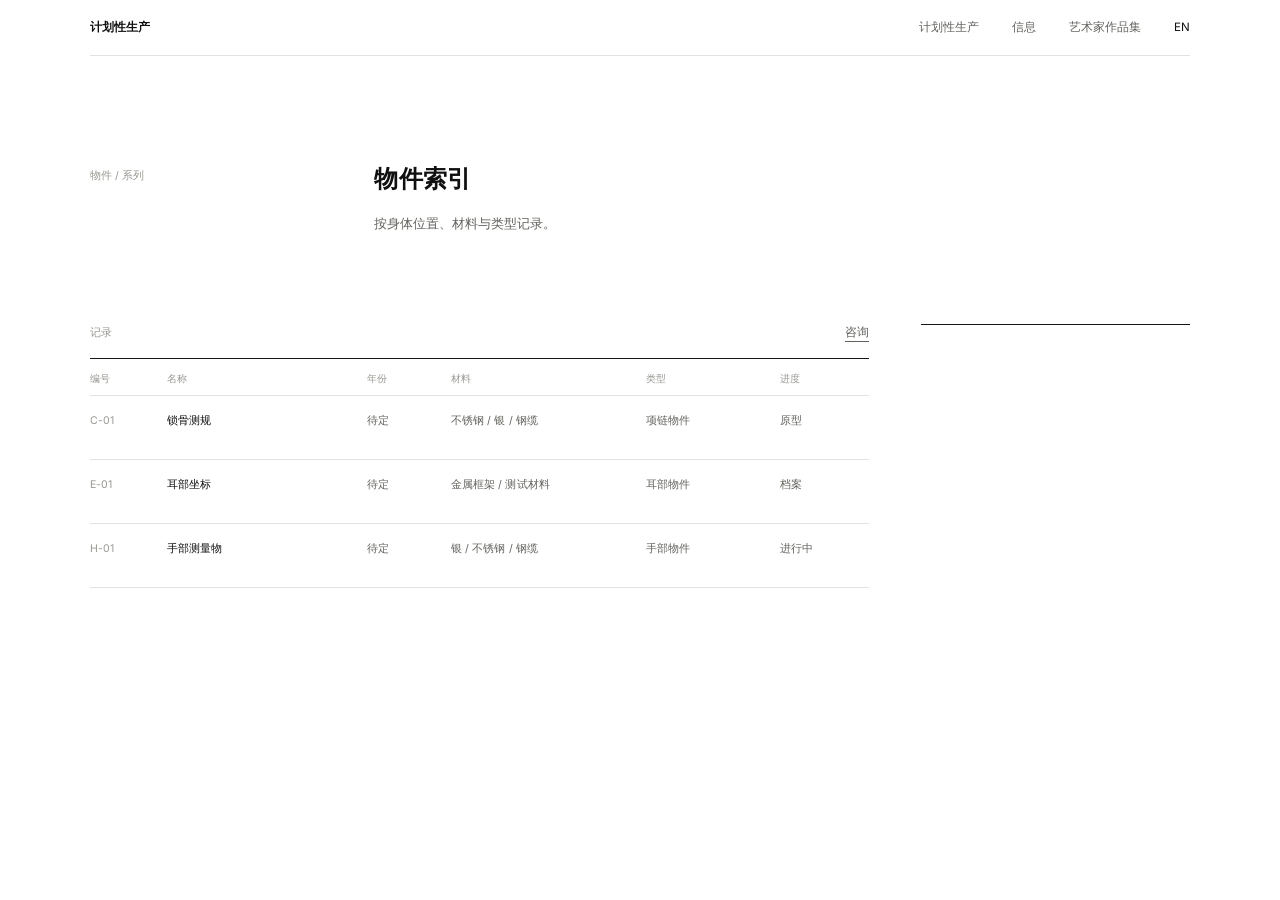
<file: objects-zh.html>
<!DOCTYPE html>
<html lang="zh-CN">
<head>
  <meta charset="UTF-8" />
  <meta name="viewport" content="width=device-width, initial-scale=1.0" />
  <title>物件 | 计划性生产</title>
  <link rel="stylesheet" href="style.css?v=manrope-archive-20260429" />
</head>

<body class="zh-site">
  <header class="site-header">
    <a class="brand" href="index-zh.html">计划性生产</a>

    <nav class="nav" aria-label="主导航">
      <a href="index-zh.html">计划性生产</a>
      <a href="contact-zh.html">信息</a>
      <a href="https://zhouheyang2025.github.io/" target="_blank" rel="noopener">艺术家作品集</a>
      <a class="language-link" href="objects.html">EN</a>
    </nav>
  </header>

  <main class="page-shell">
    <section class="page-intro">
      <p class="archive-mark">物件 / 系列</p>

      <div class="page-heading">
        <h1>物件索引</h1>
        <p class="page-note">按身体位置、材料与类型记录。</p>
      </div>
    </section>

    <section class="index-browser" data-index-browser aria-labelledby="objects-title">
      <div>
        <div class="browser-heading">
          <h2 id="objects-title">记录</h2>
          <a class="small-link" href="contact-zh.html">咨询</a>
        </div>

        <div class="index-table-head" aria-hidden="true">
          <span>编号</span>
          <span>名称</span>
          <span>年份</span>
          <span>材料</span>
          <span>类型</span>
          <span>进度</span>
        </div>

        <ol class="index-list">
          <li id="c-01">
            <a class="index-row" href="object-c01-zh.html" data-preview-key="c01">
              <span class="row-thumb media-clavicle"><span>C-01</span></span>
              <span class="row-code">C-01</span>
              <span class="row-title">锁骨测规</span>
              <span class="row-year">待定</span>
              <span class="row-material">不锈钢 / 银 / 钢缆</span>
              <span class="row-type">项链物件</span>
              <span class="row-status">原型</span>
            </a>
          </li>

          <li id="e-01">
            <a class="index-row" href="#e-01" data-preview-key="e01">
              <span class="row-thumb media-ear"><span>E-01</span></span>
              <span class="row-code">E-01</span>
              <span class="row-title">耳部坐标</span>
              <span class="row-year">待定</span>
              <span class="row-material">金属框架 / 测试材料</span>
              <span class="row-type">耳部物件</span>
              <span class="row-status">档案</span>
            </a>
          </li>

          <li id="h-01">
            <a class="index-row" href="#h-01" data-preview-key="h01">
              <span class="row-thumb media-hand"><span>H-01</span></span>
              <span class="row-code">H-01</span>
              <span class="row-title">手部测量物</span>
              <span class="row-year">待定</span>
              <span class="row-material">银 / 不锈钢 / 钢缆</span>
              <span class="row-type">手部物件</span>
              <span class="row-status">进行中</span>
            </a>
          </li>
        </ol>
      </div>

      <aside class="index-preview" data-preview-stage aria-hidden="true">
        <div class="preview-stage">
          <div class="preview-empty"></div>

          <article class="preview-card" data-preview-card="c01">
            <div class="preview-media media-clavicle"><span>C-01</span></div>
            <dl class="preview-facts">
              <div><dt>名称</dt><dd>锁骨测规</dd></div>
              <div><dt>材料</dt><dd>不锈钢 / 银 / 钢缆</dd></div>
              <div><dt>进度</dt><dd>原型</dd></div>
            </dl>
          </article>

          <article class="preview-card" data-preview-card="e01">
            <div class="preview-media media-ear"><span>E-01</span></div>
            <dl class="preview-facts">
              <div><dt>名称</dt><dd>耳部坐标</dd></div>
              <div><dt>材料</dt><dd>金属框架 / 测试材料</dd></div>
              <div><dt>进度</dt><dd>档案</dd></div>
            </dl>
          </article>

          <article class="preview-card" data-preview-card="h01">
            <div class="preview-media media-hand"><span>H-01</span></div>
            <dl class="preview-facts">
              <div><dt>名称</dt><dd>手部测量物</dd></div>
              <div><dt>材料</dt><dd>银 / 不锈钢 / 钢缆</dd></div>
              <div><dt>进度</dt><dd>进行中</dd></div>
            </dl>
          </article>
        </div>
      </aside>
    </section>
  </main>

  <script src="script.js" defer></script>
</body>
</html>
</file>
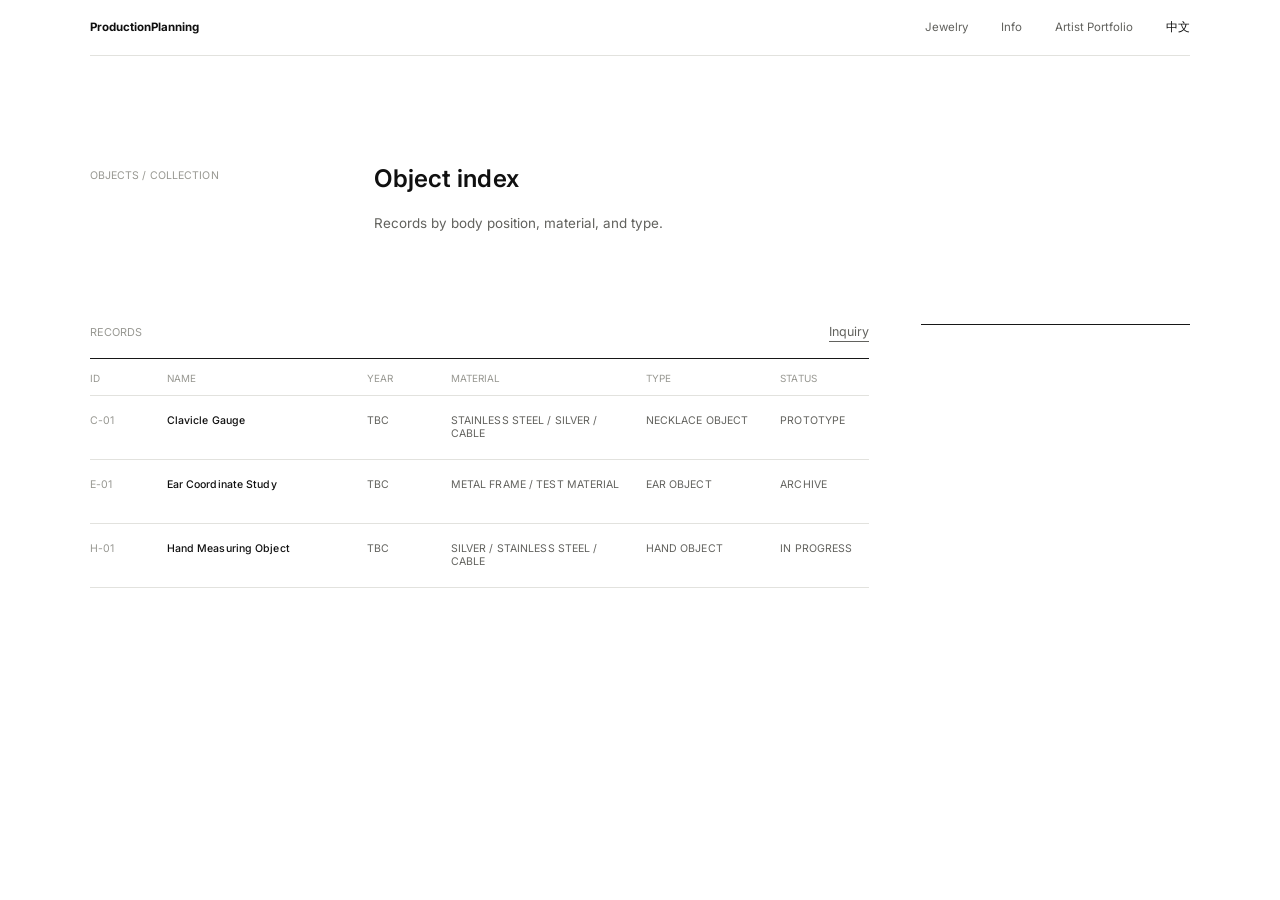
<file: objects.html>
<!DOCTYPE html>
<html lang="en">
<head>
  <meta charset="UTF-8" />
  <meta name="viewport" content="width=device-width, initial-scale=1.0" />
  <title>Objects | ProductionPlanning</title>
  <link rel="stylesheet" href="style.css?v=index-row-title-20260429" />
</head>

<body>
  <header class="site-header">
    <a class="brand" href="index.html">ProductionPlanning</a>

    <nav class="nav" aria-label="Primary navigation">
      <a href="index.html">Jewelry</a>
      <a href="contact.html">Info</a>
      <a href="https://zhouheyang2025.github.io/" target="_blank" rel="noopener">Artist Portfolio</a>
      <a class="language-link" href="objects-zh.html">中文</a>
    </nav>
  </header>

  <main class="page-shell">
    <section class="page-intro">
      <p class="archive-mark">Objects / collection</p>

      <div class="page-heading">
        <h1 class="portfolio-statement-title">Object index</h1>
        <p class="page-note">Records by body position, material, and type.</p>
      </div>
    </section>

    <section class="index-browser" data-index-browser aria-labelledby="objects-title">
      <div>
        <div class="browser-heading">
          <h2 id="objects-title">Records</h2>
          <a class="small-link" href="contact.html">Inquiry</a>
        </div>

        <div class="index-table-head" aria-hidden="true">
          <span>ID</span>
          <span>Name</span>
          <span>Year</span>
          <span>Material</span>
          <span>Type</span>
          <span>Status</span>
        </div>

        <ol class="index-list">
          <li id="c-01">
            <a class="index-row" href="object-c01.html" data-preview-key="c01">
              <span class="row-thumb media-clavicle"><span>C-01</span></span>
              <span class="row-code">C-01</span>
              <span class="row-title">Clavicle Gauge</span>
              <span class="row-year">TBC</span>
              <span class="row-material">Stainless steel / silver / cable</span>
              <span class="row-type">Necklace object</span>
              <span class="row-status">Prototype</span>
            </a>
          </li>

          <li id="e-01">
            <a class="index-row" href="#e-01" data-preview-key="e01">
              <span class="row-thumb media-ear"><span>E-01</span></span>
              <span class="row-code">E-01</span>
              <span class="row-title">Ear Coordinate Study</span>
              <span class="row-year">TBC</span>
              <span class="row-material">Metal frame / test material</span>
              <span class="row-type">Ear object</span>
              <span class="row-status">Archive</span>
            </a>
          </li>

          <li id="h-01">
            <a class="index-row" href="#h-01" data-preview-key="h01">
              <span class="row-thumb media-hand"><span>H-01</span></span>
              <span class="row-code">H-01</span>
              <span class="row-title">Hand Measuring Object</span>
              <span class="row-year">TBC</span>
              <span class="row-material">Silver / stainless steel / cable</span>
              <span class="row-type">Hand object</span>
              <span class="row-status">In progress</span>
            </a>
          </li>
        </ol>
      </div>

      <aside class="index-preview" data-preview-stage aria-hidden="true">
        <div class="preview-stage">
          <div class="preview-empty"></div>

          <article class="preview-card" data-preview-card="c01">
            <div class="preview-media media-clavicle"><span>C-01</span></div>
            <dl class="preview-facts">
              <div><dt>Name</dt><dd>Clavicle Gauge</dd></div>
              <div><dt>Material</dt><dd>Stainless steel / silver / cable</dd></div>
              <div><dt>Status</dt><dd>Prototype</dd></div>
            </dl>
          </article>

          <article class="preview-card" data-preview-card="e01">
            <div class="preview-media media-ear"><span>E-01</span></div>
            <dl class="preview-facts">
              <div><dt>Name</dt><dd>Ear Coordinate Study</dd></div>
              <div><dt>Material</dt><dd>Metal frame / test material</dd></div>
              <div><dt>Status</dt><dd>Archive</dd></div>
            </dl>
          </article>

          <article class="preview-card" data-preview-card="h01">
            <div class="preview-media media-hand"><span>H-01</span></div>
            <dl class="preview-facts">
              <div><dt>Name</dt><dd>Hand Measuring Object</dd></div>
              <div><dt>Material</dt><dd>Silver / stainless steel / cable</dd></div>
              <div><dt>Status</dt><dd>In progress</dd></div>
            </dl>
          </article>
        </div>
      </aside>
    </section>
  </main>

  <script src="script.js" defer></script>
</body>
</html>
</file>
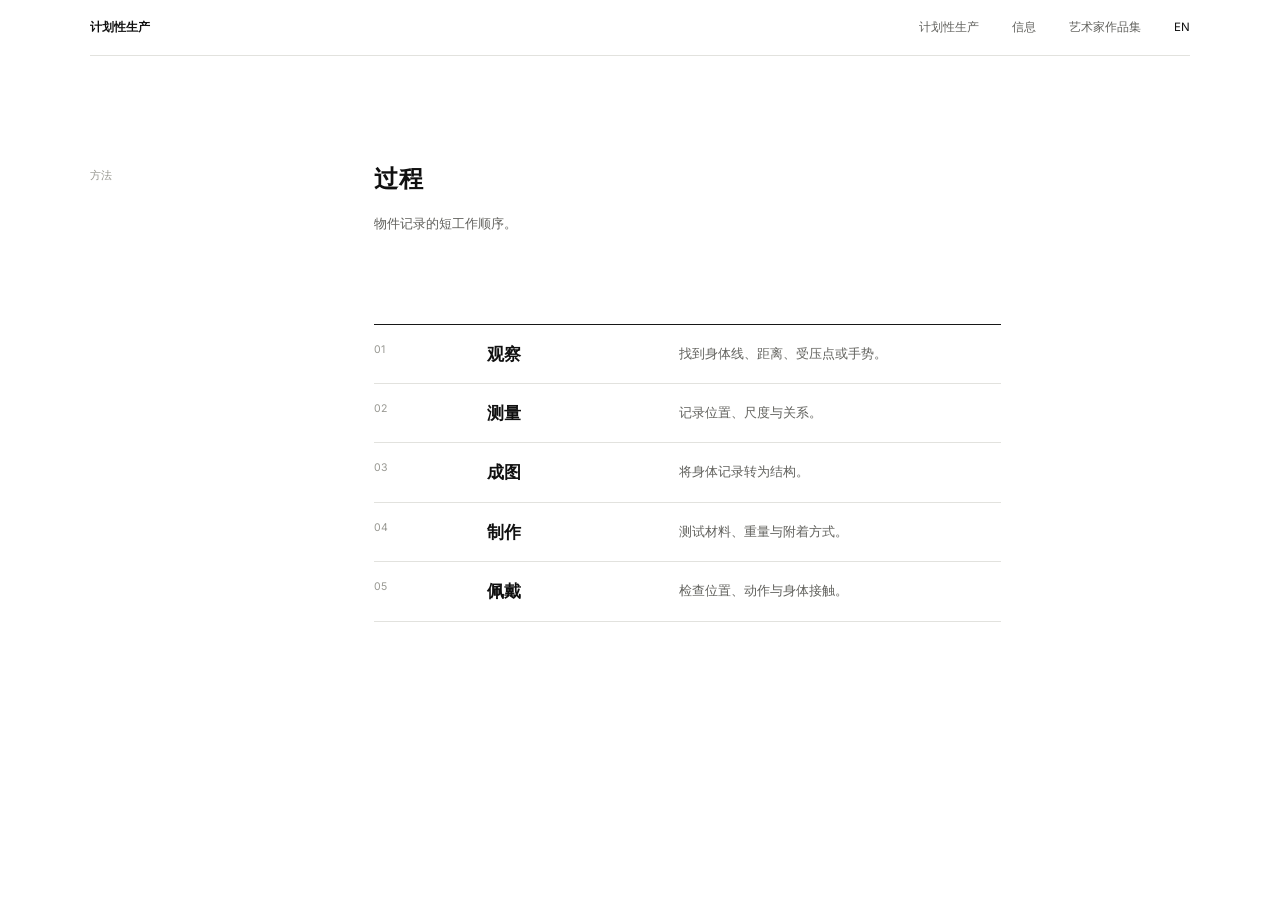
<file: process-zh.html>
<!DOCTYPE html>
<html lang="zh-CN">
<head>
  <meta charset="UTF-8" />
  <meta name="viewport" content="width=device-width, initial-scale=1.0" />
  <title>过程 | 计划性生产</title>
  <link rel="stylesheet" href="style.css?v=manrope-archive-20260429" />
</head>

<body class="zh-site">
  <header class="site-header">
    <a class="brand" href="index-zh.html">计划性生产</a>

    <nav class="nav" aria-label="主导航">
      <a href="index-zh.html">计划性生产</a>
      <a href="contact-zh.html">信息</a>
      <a href="https://zhouheyang2025.github.io/" target="_blank" rel="noopener">艺术家作品集</a>
      <a class="language-link" href="process.html">EN</a>
    </nav>
  </header>

  <main class="page-shell">
    <section class="page-intro">
      <p class="archive-mark">方法</p>

      <div class="page-heading">
        <h1>过程</h1>
        <p class="page-note">物件记录的短工作顺序。</p>
      </div>
    </section>

    <ol class="method-list">
      <li class="method-step">
        <span>01</span>
        <h2>观察</h2>
        <p>找到身体线、距离、受压点或手势。</p>
      </li>

      <li class="method-step">
        <span>02</span>
        <h2>测量</h2>
        <p>记录位置、尺度与关系。</p>
      </li>

      <li class="method-step">
        <span>03</span>
        <h2>成图</h2>
        <p>将身体记录转为结构。</p>
      </li>

      <li class="method-step">
        <span>04</span>
        <h2>制作</h2>
        <p>测试材料、重量与附着方式。</p>
      </li>

      <li class="method-step">
        <span>05</span>
        <h2>佩戴</h2>
        <p>检查位置、动作与身体接触。</p>
      </li>
    </ol>
  </main>
</body>
</html>
</file>
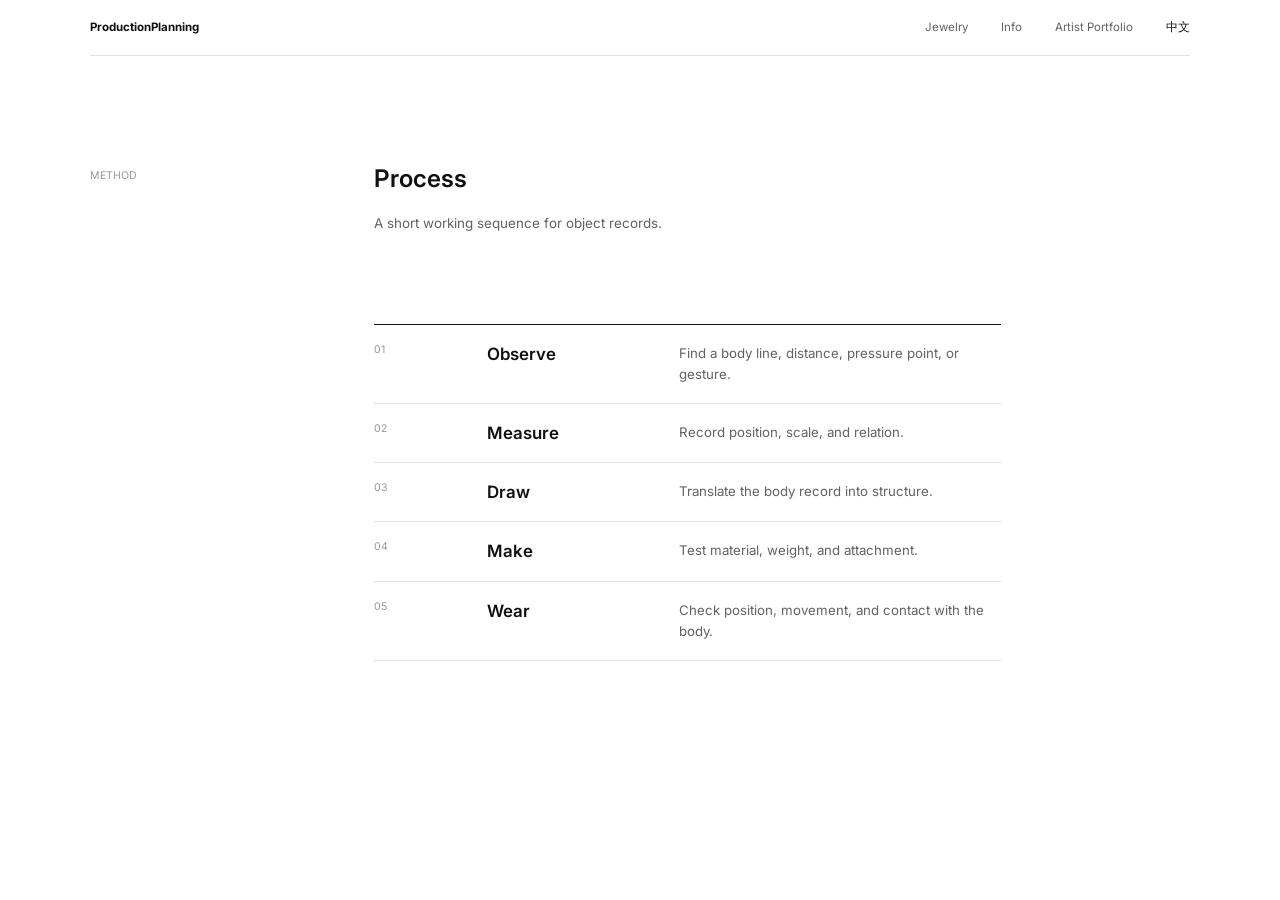
<file: process.html>
<!DOCTYPE html>
<html lang="en">
<head>
  <meta charset="UTF-8" />
  <meta name="viewport" content="width=device-width, initial-scale=1.0" />
  <title>Process | ProductionPlanning</title>
  <link rel="stylesheet" href="style.css?v=manrope-archive-20260429" />
</head>

<body>
  <header class="site-header">
    <a class="brand" href="index.html">ProductionPlanning</a>

    <nav class="nav" aria-label="Primary navigation">
      <a href="index.html">Jewelry</a>
      <a href="contact.html">Info</a>
      <a href="https://zhouheyang2025.github.io/" target="_blank" rel="noopener">Artist Portfolio</a>
      <a class="language-link" href="process-zh.html">中文</a>
    </nav>
  </header>

  <main class="page-shell">
    <section class="page-intro">
      <p class="archive-mark">Method</p>

      <div class="page-heading">
        <h1>Process</h1>
        <p class="page-note">A short working sequence for object records.</p>
      </div>
    </section>

    <ol class="method-list">
      <li class="method-step">
        <span>01</span>
        <h2>Observe</h2>
        <p>Find a body line, distance, pressure point, or gesture.</p>
      </li>

      <li class="method-step">
        <span>02</span>
        <h2>Measure</h2>
        <p>Record position, scale, and relation.</p>
      </li>

      <li class="method-step">
        <span>03</span>
        <h2>Draw</h2>
        <p>Translate the body record into structure.</p>
      </li>

      <li class="method-step">
        <span>04</span>
        <h2>Make</h2>
        <p>Test material, weight, and attachment.</p>
      </li>

      <li class="method-step">
        <span>05</span>
        <h2>Wear</h2>
        <p>Check position, movement, and contact with the body.</p>
      </li>
    </ol>
  </main>
</body>
</html>
</file>
<file: style.css>
@import url("https://fonts.googleapis.com/css2?family=Inter:wght@400;500;600;700&display=swap");

* {
  box-sizing: border-box;
}

:root {
  color-scheme: light dark;
  --paper: #ffffff;
  --ink: #101010;
  --muted: #62625e;
  --quiet: #989892;
  --line: #e2e2de;
  --line-strong: #171717;
  --field: #f5f5f2;
  --field-deep: #ecece7;
  --row-active: rgba(16, 16, 16, 0.035);
  --panel: rgba(255, 255, 255, 0.9);
  --margin: clamp(28px, 7vw, 132px);
  --gap: clamp(22px, 3vw, 46px);
  --header-offset: 64px;
  --record-cols: minmax(44px, 0.42fr) minmax(140px, 1.36fr) 62px minmax(150px, 1.32fr) minmax(105px, 0.86fr) minmax(78px, 0.68fr);
  --record-gap: clamp(14px, 1.8vw, 22px);
  --display: "Inter", "Helvetica Neue", Arial, sans-serif;
  --body: "Inter", "Helvetica Neue", Arial, sans-serif;
  --mono: "Inter", "Helvetica Neue", Arial, sans-serif;
}

@media (prefers-color-scheme: dark) {
  :root {
    --paper: #0f0f0f;
    --ink: #eeeeea;
    --muted: #adada6;
    --quiet: #73736e;
    --line: #30302d;
    --line-strong: #d8d8d8;
    --field: #171715;
    --field-deep: #20201d;
    --row-active: rgba(238, 238, 234, 0.06);
    --panel: rgba(15, 15, 15, 0.9);
  }
}

html {
  font-size: 16px;
}

body {
  margin: 0;
  background: var(--paper);
  color: var(--ink);
  font-family: var(--body);
  font-size: 0.88rem;
  line-height: 1.5;
  letter-spacing: 0;
  font-weight: 400;
  font-feature-settings: "kern";
  text-rendering: optimizeLegibility;
  -webkit-font-smoothing: antialiased;
}

body.zh-site {
  line-height: 1.62;
}

body :where(a, p, span, li, dd, figcaption, small) {
  font-family: inherit;
}

button,
input,
textarea {
  font: inherit;
}

img {
  display: block;
  max-width: 100%;
  height: auto;
}

a {
  color: inherit;
  text-decoration: none;
}

a:focus-visible {
  outline: 1px solid var(--ink);
  outline-offset: 5px;
}

::selection {
  background: var(--ink);
  color: var(--paper);
}

.site-header {
  position: sticky;
  top: 0;
  z-index: 20;
  display: grid;
  grid-template-columns: repeat(12, minmax(0, 1fr));
  gap: var(--gap);
  align-items: baseline;
  margin: 0 var(--margin);
  padding: 20px 0 18px;
  border-bottom: 1px solid var(--line);
  background: var(--panel);
  backdrop-filter: blur(14px);
}

.brand {
  grid-column: 1 / span 3;
  font-family: var(--body);
  font-size: 0.72rem;
  font-weight: 700;
  line-height: 1.35;
}

.nav {
  grid-column: 5 / -1;
  display: flex;
  justify-content: flex-end;
  gap: clamp(16px, 2.6vw, 34px);
  color: var(--muted);
  font-family: var(--body);
  font-size: 0.72rem;
  line-height: 1.35;
}

.nav a {
  border-bottom: 1px solid transparent;
}

.nav a:hover,
.nav a:focus-visible,
.nav a[aria-current="page"],
.language-link {
  color: var(--ink);
  border-bottom-color: currentColor;
}

main {
  position: relative;
  margin: 0 var(--margin);
}

h1,
h2,
h3,
p,
figure,
dl,
dd {
  margin: 0;
}

h1,
h2,
h3 {
  font-family: var(--display);
  font-weight: 600;
  letter-spacing: 0.005em;
}

.home-statement h1,
.page-heading h1,
.object-heading h1,
.info-main h1,
.row-title,
.entry-title h2,
.method-step h2 {
  font-family: var(--display);
}

.archive-mark,
.meta-label,
.row-code,
.row-year,
.row-material,
.row-type,
.row-status,
.preview-facts dt,
.facts-list dt,
.contact-list dt,
.entry-data dt,
.method-step span,
.entry-code,
.entry-meta,
.browser-heading h2,
.index-table-head,
.preview-media span,
.row-thumb span,
.catalog-image span,
.object-image span,
.image-caption {
  font-size: 0.66rem;
  line-height: 1.25;
  font-family: var(--mono);
  font-weight: 400;
  letter-spacing: 0.01em;
  text-transform: uppercase;
}

.archive-mark,
.meta-label,
.row-code,
.row-year,
.row-material,
.row-type,
.row-status,
.preview-facts dt,
.facts-list dt,
.contact-list dt,
.entry-data dt,
.method-step span,
.entry-code,
.entry-meta,
.browser-heading h2,
.index-table-head,
.preview-media span,
.row-thumb span,
.catalog-image span,
.object-image span,
.image-caption {
  color: var(--quiet);
}

.archive-mark {
  padding-top: 0.32rem;
}

.small-link,
.text-link {
  color: var(--muted);
  border-bottom: 1px solid currentColor;
  font-size: 0.78rem;
  line-height: 1.35;
  font-weight: 400;
}

.small-link:hover,
.text-link:hover {
  color: var(--ink);
}

.home-index {
  display: grid;
  grid-template-columns: repeat(12, minmax(0, 1fr));
  gap: clamp(58px, 7vw, 104px) var(--gap);
  min-height: auto;
  padding: clamp(72px, 8vw, 128px) 0 clamp(92px, 11vw, 168px);
  align-content: start;
}

.home-index > .archive-mark {
  grid-column: 1 / span 3;
}

.home-statement {
  grid-column: 4 / span 5;
  max-width: 560px;
}

.home-statement h1 {
  margin-bottom: 18px;
  font-size: clamp(1.72rem, 2.2vw, 2.28rem);
  line-height: 1.18;
  font-weight: 600;
  letter-spacing: 0.005em;
  text-transform: none;
}

.home-statement p,
.page-note,
.object-note,
.info-note {
  max-width: 460px;
  color: var(--muted);
  font-size: 0.84rem;
  line-height: 1.68;
  font-weight: 400;
}

.home-browser {
  grid-column: 1 / -1;
  align-self: start;
}

.index-browser {
  display: grid;
  grid-template-columns: minmax(0, 7.8fr) minmax(250px, 2.7fr);
  gap: clamp(30px, 4vw, 58px);
  align-items: start;
}

.browser-heading {
  display: grid;
  grid-template-columns: 1fr auto;
  gap: 18px;
  align-items: baseline;
  margin-bottom: 16px;
}

.browser-heading h2 {
  color: var(--quiet);
  font-size: 0.68rem;
  line-height: 1.25;
  text-transform: uppercase;
}

.index-list,
.catalog-list,
.method-list {
  margin: 0;
  padding: 0;
  list-style: none;
  border-top: 1px solid var(--line-strong);
}

.index-browser .index-list {
  border-top: 0;
}

.index-table-head {
  display: grid;
  grid-template-columns: var(--record-cols);
  gap: var(--record-gap);
  padding: 13px 0 11px;
  border-top: 1px solid var(--line-strong);
  border-bottom: 1px solid var(--line);
  color: var(--quiet);
  font-size: 0.62rem;
  line-height: 1.25;
  font-weight: 400;
  text-transform: uppercase;
}

.index-row {
  display: grid;
  grid-template-columns: var(--record-cols);
  gap: var(--record-gap);
  align-items: baseline;
  min-height: 64px;
  padding: 18px 0;
  border-bottom: 1px solid var(--line);
}

.index-row:hover,
.index-row:focus-visible,
.index-row.is-active {
  color: var(--muted);
}

.row-title {
  color: var(--ink);
  font-size: 0.66rem;
  line-height: 1.25;
  font-weight: 500;
  letter-spacing: 0.01em;
}

.index-row:hover .row-title,
.index-row:focus-visible .row-title,
.index-row.is-active .row-title {
  color: var(--muted);
}

.row-material,
.row-type,
.row-status,
.row-year {
  color: var(--muted);
}

.row-thumb {
  display: none;
}

.index-preview {
  position: sticky;
  top: 96px;
  min-height: 358px;
  border-top: 1px solid var(--line-strong);
}

.preview-stage {
  position: relative;
  min-height: 358px;
}

.preview-empty,
.preview-card {
  position: absolute;
  inset: 0;
  display: grid;
  grid-template-rows: 220px auto;
  gap: 16px;
  padding-top: 16px;
  opacity: 0;
  pointer-events: none;
  transition: opacity 260ms ease;
}

.preview-empty {
  opacity: 1;
}

.index-preview.has-preview .preview-empty {
  opacity: 0;
}

.preview-card.is-active {
  opacity: 1;
}

.preview-media,
.row-thumb,
.catalog-image,
.object-image {
  position: relative;
  overflow: hidden;
  border: 1px solid var(--line);
  background:
    linear-gradient(to right, transparent calc(50% - 0.5px), var(--line) calc(50% - 0.5px), var(--line) calc(50% + 0.5px), transparent calc(50% + 0.5px)),
    linear-gradient(to bottom, transparent calc(50% - 0.5px), var(--line) calc(50% - 0.5px), var(--line) calc(50% + 0.5px), transparent calc(50% + 0.5px)),
    var(--field);
}

.preview-media {
  display: grid;
  min-height: 220px;
  place-items: center;
  color: var(--quiet);
}

.preview-media img,
.catalog-image img,
.object-image img {
  width: 100%;
  height: 100%;
  object-fit: contain;
}

.preview-media span,
.row-thumb span,
.catalog-image span,
.object-image span {
  position: relative;
  z-index: 2;
  color: var(--quiet);
  font-size: 0.68rem;
  line-height: 1.25;
  text-transform: uppercase;
}

.preview-media::before,
.preview-media::after,
.row-thumb::before,
.row-thumb::after,
.catalog-image::before,
.catalog-image::after,
.object-image::before,
.object-image::after {
  position: absolute;
  content: "";
  border: 1px solid var(--line);
}

.media-clavicle::before {
  width: 72%;
  height: 14%;
  border-top: 0;
  border-left: 0;
  border-right: 0;
  transform: translateY(-18%) rotate(-3deg);
}

.media-clavicle::after {
  width: 38%;
  height: 52%;
  border-radius: 50%;
  border-bottom-color: transparent;
  transform: translateY(16%);
}

.media-ear::before {
  width: 34%;
  height: 58%;
  border-radius: 50% 50% 46% 52%;
  transform: translateX(4%) rotate(-7deg);
}

.media-ear::after {
  width: 16%;
  height: 28%;
  border-radius: 50%;
  transform: translate(14%, 12%) rotate(-7deg);
}

.media-hand::before {
  width: 48%;
  height: 46%;
  transform: translateY(14%) rotate(10deg);
}

.media-hand::after {
  width: 62%;
  height: 1px;
  border-left: 0;
  border-right: 0;
  border-bottom: 0;
  transform: rotate(22deg);
}

.media-breath::before {
  width: 62%;
  height: 30%;
  border-radius: 50%;
}

.media-breath::after {
  width: 70%;
  height: 1px;
  border-left: 0;
  border-right: 0;
  border-bottom: 0;
  transform: translateY(42px);
}

.media-cable::before {
  width: 68%;
  height: 22%;
  border-top-color: transparent;
  border-left-color: transparent;
  border-right-color: transparent;
  border-radius: 50%;
  transform: translateY(-4%) rotate(-8deg);
}

.media-cable::after {
  width: 20%;
  height: 20%;
  border-radius: 50%;
  transform: translate(72%, 26%);
}

.preview-facts,
.facts-list,
.contact-list {
  display: grid;
  gap: 0;
  border-top: 1px solid var(--line);
}

.preview-facts div,
.facts-list div,
.contact-list div {
  display: grid;
  grid-template-columns: 112px minmax(0, 1fr);
  gap: 18px;
  padding: 10px 0;
  border-bottom: 1px solid var(--line);
}

.preview-facts dd,
.facts-list dd,
.contact-list dd {
  color: var(--muted);
  font-size: 0.81rem;
  line-height: 1.5;
  font-weight: 400;
}

.home-footer {
  grid-column: 3 / -1;
  display: flex;
  flex-wrap: wrap;
  gap: 18px 34px;
  align-self: end;
  color: var(--muted);
  font-size: 0.78rem;
  font-weight: 400;
}

.home-footer a {
  border-bottom: 1px solid currentColor;
}

.page-shell {
  padding: clamp(78px, 8.5vw, 132px) 0 clamp(104px, 12vw, 180px);
}

.page-intro,
.object-hero,
.info-layout {
  display: grid;
  grid-template-columns: repeat(12, minmax(0, 1fr));
  gap: var(--gap);
  align-items: start;
  margin-bottom: clamp(58px, 7vw, 104px);
}

.page-intro > .archive-mark,
.object-hero > .archive-mark,
.info-layout > .archive-mark {
  grid-column: 1 / span 3;
}

.page-heading,
.object-heading,
.info-main {
  grid-column: 4 / -2;
  max-width: 760px;
}

.page-heading h1,
.object-heading h1,
.info-main h1 {
  max-width: 720px;
  margin-bottom: 18px;
  font-size: clamp(1.46rem, 1.9vw, 1.96rem);
  line-height: 1.2;
  font-weight: 600;
  letter-spacing: 0.005em;
}

.page-heading .page-note,
.object-heading .object-note,
.info-main .info-note {
  max-width: 520px;
}

.portfolio-statement-title {
  font-family: "Helvetica Neue", Helvetica, Arial, sans-serif;
  font-weight: 400;
  letter-spacing: 0;
}

.catalog-browser {
  display: grid;
  grid-template-columns: minmax(0, 1fr);
}

.catalog-list {
  grid-column: 1 / -1;
}

.catalog-entry {
  display: grid;
  grid-template-columns: clamp(120px, 15vw, 196px) minmax(160px, 1fr) minmax(260px, 1.2fr);
  gap: var(--gap);
  padding: clamp(28px, 4vw, 48px) 0;
  border-bottom: 1px solid var(--line);
  align-items: stretch;
}

.catalog-image {
  min-height: 180px;
  display: grid;
  place-items: center;
}

.entry-title h2 {
  margin: 10px 0 14px;
  font-size: clamp(1.12rem, 1.35vw, 1.38rem);
  line-height: 1.2;
  font-weight: 600;
  letter-spacing: 0.005em;
}

.entry-title p {
  max-width: 320px;
  color: var(--muted);
  font-size: 0.83rem;
  line-height: 1.58;
}

.entry-data {
  align-self: end;
}

.entry-data dl {
  border-top: 1px solid var(--line);
}

.entry-data div {
  display: grid;
  grid-template-columns: 112px minmax(0, 1fr);
  gap: 18px;
  padding: 10px 0;
  border-bottom: 1px solid var(--line);
}

.entry-data dt {
  color: var(--quiet);
  font-size: 0.68rem;
  text-transform: uppercase;
}

.entry-data dd {
  color: var(--muted);
  font-size: 0.81rem;
  line-height: 1.5;
}

.object-record {
  display: grid;
  grid-template-columns: minmax(0, 6.8fr) minmax(280px, 4fr);
  gap: clamp(34px, 4.5vw, 72px);
  align-items: start;
}

.object-gallery {
  display: grid;
  grid-template-columns: repeat(2, minmax(0, 1fr));
  gap: var(--gap);
}

.object-image {
  display: grid;
  min-height: clamp(220px, 28vw, 430px);
  place-items: center;
}

.object-image:first-child {
  grid-column: 1 / -1;
}

.image-caption {
  position: absolute;
  left: 14px;
  bottom: 12px;
}

.object-facts {
  position: sticky;
  top: 96px;
  border-top: 1px solid var(--line-strong);
  padding-top: 16px;
}

.object-note {
  margin-bottom: 30px;
}

.object-actions {
  display: flex;
  flex-wrap: wrap;
  gap: 16px 28px;
  margin-top: 28px;
}

.info-layout {
  min-height: auto;
  padding: clamp(78px, 8.5vw, 132px) 0 clamp(104px, 12vw, 180px);
  align-items: start;
}

.info-main {
  display: block;
  max-width: 640px;
  align-items: start;
}

.info-copy {
  max-width: 640px;
}

.info-note {
  margin-bottom: 34px;
}

.contact-list a {
  border-bottom: 1px solid currentColor;
}

.method-list {
  grid-column: 4 / -2;
  width: calc((((100% - (var(--gap) * 11)) / 12) * 7) + (var(--gap) * 6));
  margin-left: calc((((100% - (var(--gap) * 11)) / 12) * 3) + (var(--gap) * 3));
}

.method-step {
  display: grid;
  grid-template-columns: 74px minmax(120px, 0.48fr) minmax(0, 1fr);
  gap: var(--gap);
  padding: 18px 0;
  border-bottom: 1px solid var(--line);
}

.method-step h2 {
  font-size: 1.06rem;
  line-height: 1.32;
  font-weight: 600;
  letter-spacing: 0.005em;
}

.method-step p {
  max-width: 420px;
  color: var(--muted);
  font-size: 0.83rem;
  line-height: 1.58;
}

.notes-page .catalog-entry {
  grid-template-columns: clamp(110px, 14vw, 176px) minmax(150px, 0.9fr) minmax(250px, 1.25fr);
}

@media (hover: hover) and (pointer: fine) {
  .index-row {
    transition: color 180ms ease;
  }

  .preview-card {
    transform: translateY(4px);
    transition:
      opacity 260ms ease,
      transform 360ms ease;
  }

  .preview-card.is-active {
    transform: translateY(0);
  }
}

@media (max-width: 1120px) {
  .index-browser {
    grid-template-columns: 1fr;
  }

  .index-preview {
    display: none;
  }

  .home-browser {
    align-self: start;
  }

  .index-table-head {
    grid-template-columns: 56px minmax(130px, 1.1fr) 74px minmax(160px, 1fr) minmax(118px, 0.8fr);
  }

  .index-table-head span:last-child {
    display: none;
  }

  .index-row {
    grid-template-columns: 56px minmax(130px, 1.1fr) 74px minmax(160px, 1fr) minmax(118px, 0.8fr);
  }

  .row-status {
    display: none;
  }
}

@media (max-width: 860px) {
  :root {
    --margin: 20px;
    --header-offset: 116px;
  }

  .site-header {
    grid-template-columns: 1fr;
    gap: 16px;
    padding: 16px 0;
  }

  .brand,
  .nav {
    grid-column: 1;
  }

  .nav {
    justify-content: flex-start;
    flex-wrap: wrap;
    gap: 12px 18px;
  }

  .home-index,
  .page-intro,
  .object-hero,
  .info-layout {
    grid-template-columns: 1fr;
  }

  .home-index {
    min-height: auto;
    padding: 46px 0 72px;
    row-gap: 30px;
  }

  .home-index > .archive-mark,
  .home-statement,
  .home-browser,
  .home-footer,
  .page-intro > .archive-mark,
  .object-hero > .archive-mark,
  .info-layout > .archive-mark,
  .page-heading,
  .object-heading,
  .info-main,
  .method-list {
    grid-column: 1;
  }

  .home-statement h1 {
    font-size: clamp(1.68rem, 8vw, 2.32rem);
  }

  .archive-mark {
    padding-top: 0;
  }

  .browser-heading {
    grid-template-columns: 1fr;
    gap: 6px;
  }

  .index-table-head {
    display: none;
  }

  .index-browser .index-list {
    border-top: 1px solid var(--line-strong);
  }

  .index-row {
    grid-template-columns: 76px minmax(0, 1fr);
    gap: 8px 16px;
    min-height: 0;
    padding: 20px 0;
    align-items: start;
  }

  .row-thumb {
    display: grid;
    grid-row: 1 / span 6;
    width: 76px;
    min-height: 96px;
    place-items: center;
  }

  .row-code,
  .row-title,
  .row-year,
  .row-material,
  .row-type,
  .row-status {
    grid-column: 2;
  }

  .row-title {
    font-size: 0.66rem;
  }

  .row-status {
    display: block;
  }

  .page-shell {
    padding: 54px 0 92px;
  }

  .page-intro,
  .object-hero,
  .info-layout {
    row-gap: 18px;
  }

  .page-intro,
  .object-hero {
    margin-bottom: 56px;
  }

  .catalog-entry,
  .notes-page .catalog-entry {
    grid-template-columns: 88px minmax(0, 1fr);
    gap: 16px;
    padding: 24px 0;
  }

  .catalog-image {
    grid-row: 1 / span 2;
    min-height: 112px;
  }

  .entry-data {
    grid-column: 2;
  }

  .entry-data div {
    grid-template-columns: 1fr;
    gap: 2px;
  }

  .object-record {
    grid-template-columns: 1fr;
  }

  .object-gallery {
    grid-template-columns: 1fr;
  }

  .object-image {
    min-height: 280px;
  }

  .object-facts {
    position: static;
  }

  .preview-facts div,
  .facts-list div,
  .contact-list div {
    grid-template-columns: 1fr;
    gap: 2px;
  }

  .info-layout {
    min-height: auto;
    padding: 54px 0 92px;
    align-items: start;
  }

  .info-main {
    grid-template-columns: 1fr;
  }

  .method-step {
    grid-template-columns: 52px minmax(0, 1fr);
    gap: 14px 18px;
  }

  .method-list {
    width: 100%;
    margin-left: 0;
  }

  .method-step p {
    grid-column: 2;
  }
}

/* Refined homepage layout: click-driven table and preview. */
.home-index--interactive {
  --record-cols: minmax(46px, 0.42fr) minmax(138px, 1.18fr) minmax(54px, 0.5fr) minmax(148px, 1.28fr) minmax(104px, 0.86fr) minmax(86px, 0.72fr);
  display: grid;
  grid-template-columns: minmax(0, 1fr) clamp(276px, 24vw, 376px);
  column-gap: clamp(46px, 6vw, 92px);
  row-gap: 0;
  min-height: auto;
  padding: clamp(70px, 7.4vw, 118px) 0 clamp(92px, 11vw, 162px);
  align-items: start;
}

.home-index--interactive > .archive-mark {
  grid-column: 1;
  color: var(--quiet);
  padding-top: 0;
  font-size: 0.64rem;
  letter-spacing: 0.08em;
}

.home-index--interactive .home-statement {
  grid-column: 1;
  max-width: 620px;
  margin-top: clamp(30px, 4vw, 54px);
}

.home-index--interactive .home-statement h1 {
  margin-bottom: 24px;
  font-family: var(--display);
  font-size: clamp(1.46rem, 2vw, 2rem);
  line-height: 1.18;
  font-weight: 600;
  letter-spacing: 0;
  text-transform: none;
}

.home-index--interactive .home-statement p {
  max-width: 510px;
  color: var(--muted);
  font-size: 0.88rem;
  line-height: 1.64;
  font-weight: 400;
}

.home-index--interactive .home-browser {
  grid-column: 1;
  display: block;
  width: 100%;
  margin-top: clamp(66px, 7.2vw, 108px);
  align-self: start;
}

.home-index--interactive .browser-heading {
  display: block;
  margin-bottom: 18px;
}

.home-index--interactive .browser-heading h2,
.home-index--interactive .index-table-head {
  font-family: var(--body);
  font-size: 0.64rem;
  font-weight: 500;
  letter-spacing: 0.055em;
}

.home-index--interactive .index-table-head {
  display: grid;
  grid-template-columns: var(--record-cols);
  gap: var(--record-gap);
  padding: 12px 0 10px;
  border-top: 1px solid var(--line-strong);
  border-bottom: 1px solid var(--line);
}

.home-index--interactive .index-table-head span:last-child {
  display: block;
}

.home-index--interactive .index-list {
  border-top: 0;
}

.home-index--interactive .index-row {
  width: 100%;
  appearance: none;
  display: grid;
  grid-template-columns: var(--record-cols);
  gap: var(--record-gap);
  align-items: baseline;
  min-height: 62px;
  margin: 0;
  padding: 17px 0;
  border: 0;
  border-bottom: 1px solid var(--line);
  border-radius: 0;
  background: transparent;
  color: inherit;
  font: inherit;
  text-align: left;
  cursor: pointer;
}

.home-index--interactive .index-row:hover {
  color: var(--ink);
  background: var(--field);
}

.home-index--interactive .index-row:focus-visible {
  color: var(--ink);
  outline: 1px solid var(--ink);
  outline-offset: 4px;
}

.home-index--interactive .index-row.is-active {
  color: var(--ink);
  border-bottom-color: var(--line-strong);
  background: var(--row-active);
}

.home-index--interactive .index-row:hover .row-title,
.home-index--interactive .index-row:focus-visible .row-title,
.home-index--interactive .index-row.is-active .row-title {
  color: var(--ink);
}

.home-index--interactive .row-title {
  color: var(--ink);
  font-family: var(--body);
  font-size: 0.76rem;
  line-height: 1.32;
  font-weight: 500;
  letter-spacing: 0;
}

.home-index--interactive .row-code,
.home-index--interactive .row-year,
.home-index--interactive .row-material,
.home-index--interactive .row-type,
.home-index--interactive .row-status {
  display: block;
  grid-column: auto;
  color: var(--muted);
  font-family: var(--body);
  font-size: 0.68rem;
  font-weight: 400;
  line-height: 1.35;
  letter-spacing: 0;
  text-transform: none;
}

.home-index--interactive .row-code {
  color: var(--quiet);
}

.home-index--interactive .row-thumb {
  display: none;
}

.home-index--interactive .home-preview {
  display: block;
  grid-column: 2;
  grid-row: 3;
  align-self: start;
  position: sticky;
  top: 96px;
  min-height: clamp(330px, 42vw, 500px);
  margin-top: 32px;
  border-top: 1px solid var(--line-strong);
}

.home-index--interactive .preview-stage {
  position: relative;
  min-height: inherit;
}

.home-index--interactive .preview-card {
  position: absolute;
  inset: 0;
  display: grid;
  grid-template-rows: auto 1fr;
  gap: 18px;
  padding-top: 18px;
  opacity: 0;
  visibility: hidden;
  pointer-events: none;
  transform: translateY(5px);
  transition:
    opacity 220ms ease,
    transform 260ms ease,
    visibility 0s linear 220ms;
}

.home-index--interactive .preview-card.is-active {
  opacity: 1;
  visibility: visible;
  pointer-events: auto;
  transform: translateY(0);
  transition-delay: 0s;
}

.home-index--interactive .preview-media {
  min-height: clamp(230px, 27vw, 340px);
  aspect-ratio: 4 / 5;
  border-color: var(--line);
}

.home-index--interactive .preview-facts {
  border-top: 1px solid var(--line);
}

.home-index--interactive .preview-facts div {
  grid-template-columns: 86px minmax(0, 1fr);
  gap: 18px;
  padding: 10px 0;
}

.home-index--interactive .preview-facts dt,
.home-index--interactive .preview-facts dd,
.home-index--interactive .preview-media span {
  font-family: var(--body);
  letter-spacing: 0;
}

.home-index--interactive .preview-facts dt {
  color: var(--quiet);
  font-size: 0.66rem;
  font-weight: 500;
  text-transform: uppercase;
}

.home-index--interactive .preview-facts dd {
  color: var(--muted);
  font-size: 0.78rem;
  line-height: 1.48;
}

@media (max-width: 1040px) {
  .home-index--interactive {
    grid-template-columns: 1fr;
    padding-top: clamp(58px, 8vw, 86px);
  }

  .home-index--interactive .home-preview {
    grid-column: 1;
    grid-row: auto;
    position: static;
    min-height: 42px;
    margin-top: clamp(44px, 6vw, 66px);
  }

  .home-index--interactive .home-preview.has-preview {
    min-height: 0;
  }

  .home-index--interactive .preview-stage {
    min-height: 0;
  }

  .home-index--interactive .preview-card {
    position: static;
    display: none;
    opacity: 1;
    visibility: visible;
    transform: none;
    transition: none;
  }

  .home-index--interactive .preview-card.is-active {
    display: grid;
  }

  .home-index--interactive .preview-media {
    min-height: clamp(280px, 42vw, 420px);
    aspect-ratio: 16 / 10;
  }
}

@media (max-width: 767px) {
  .home-index--interactive {
    padding: 42px 0 78px;
  }

  .home-index--interactive .home-statement {
    margin-top: 28px;
  }

  .home-index--interactive .home-statement h1 {
    margin-bottom: 22px;
    font-size: clamp(1.42rem, 7vw, 1.74rem);
    line-height: 1.2;
  }

  .home-index--interactive .home-statement p {
    max-width: 30rem;
    font-size: 0.86rem;
    line-height: 1.62;
  }

  .home-index--interactive .home-browser {
    margin-top: 56px;
  }

  .home-index--interactive .browser-heading {
    margin-bottom: 14px;
  }

  .home-index--interactive .index-table-head {
    display: none;
  }

  .home-index--interactive .index-list {
    border-top: 1px solid var(--line-strong);
  }

  .home-index--interactive .index-row {
    grid-template-columns: minmax(0, 1fr);
    gap: 5px;
    min-height: 0;
    padding: 18px 0;
  }

  .home-index--interactive .index-row.is-active,
  .home-index--interactive .index-row:hover {
    padding-right: 10px;
    padding-left: 10px;
    margin-right: -10px;
    margin-left: -10px;
    width: calc(100% + 20px);
  }

  .home-index--interactive .row-code,
  .home-index--interactive .row-title,
  .home-index--interactive .row-year,
  .home-index--interactive .row-material,
  .home-index--interactive .row-type,
  .home-index--interactive .row-status {
    grid-column: 1;
  }

  .home-index--interactive .row-title {
    margin: 4px 0 5px;
    font-size: 0.86rem;
  }

  .home-index--interactive .row-material,
  .home-index--interactive .row-type,
  .home-index--interactive .row-status {
    color: var(--muted);
  }

  .home-index--interactive .home-preview {
    min-height: 32px;
    margin-top: 36px;
  }

  .home-index--interactive .preview-media {
    min-height: 220px;
    aspect-ratio: 1 / 1;
  }

  .home-index--interactive .preview-facts div {
    grid-template-columns: 82px minmax(0, 1fr);
    gap: 14px;
  }
}

/* Homepage mockup pass: airy editorial index with hover preview. */
.home-page {
  --margin: clamp(20px, 5vw, 76px);
  --gap: clamp(16px, 2.6vw, 36px);
  --home-rule: rgba(16, 16, 16, 0.2);
  --home-line-strong: rgba(16, 16, 16, 0.28);
  --home-line: rgba(16, 16, 16, 0.16);
  --home-line-soft: rgba(16, 16, 16, 0.12);
  --home-line-faint: rgba(16, 16, 16, 0.1);
  --home-frame: rgba(16, 16, 16, 0.22);
  --home-ghost: rgba(16, 16, 16, 0.09);
  --home-hover: rgba(16, 16, 16, 0.025);
  --home-focus: rgba(16, 16, 16, 0.38);
}

@media (prefers-color-scheme: dark) {
  .home-page {
    --home-rule: rgba(238, 238, 234, 0.22);
    --home-line-strong: rgba(238, 238, 234, 0.32);
    --home-line: rgba(238, 238, 234, 0.18);
    --home-line-soft: rgba(238, 238, 234, 0.14);
    --home-line-faint: rgba(238, 238, 234, 0.12);
    --home-frame: rgba(238, 238, 234, 0.24);
    --home-ghost: rgba(238, 238, 234, 0.12);
    --home-hover: rgba(238, 238, 234, 0.045);
    --home-focus: rgba(238, 238, 234, 0.42);
  }
}

body.home-page,
body.info-page {
  --home-grid-size: 64px;
  --home-grid-subsize: 16px;
  --home-grid-line: rgba(16, 16, 16, 0.68);
  --home-grid-subline: rgba(16, 16, 16, 0.26);
  --home-grid-opacity: 0.068;
  isolation: isolate;
}

body.home-page::before,
body.info-page::before {
  position: fixed;
  inset: -18vmax;
  z-index: 0;
  background-image:
    linear-gradient(to right, var(--home-grid-line) 1px, transparent 1px),
    linear-gradient(to bottom, var(--home-grid-line) 1px, transparent 1px),
    linear-gradient(to right, var(--home-grid-subline) 1px, transparent 1px),
    linear-gradient(to bottom, var(--home-grid-subline) 1px, transparent 1px);
  background-position:
    0 0,
    0 0,
    0 0,
    0 0;
  background-size:
    var(--home-grid-size) var(--home-grid-size),
    var(--home-grid-size) var(--home-grid-size),
    var(--home-grid-subsize) var(--home-grid-subsize),
    var(--home-grid-subsize) var(--home-grid-subsize);
  content: "";
  opacity: var(--home-grid-opacity);
  pointer-events: none;
  transform: none;
  transform-origin: center;
  animation: none;
}

.js-enabled body.home-page::before,
.js-enabled body.info-page::before {
  opacity: 0;
  animation: none;
}

body.home-page main,
body.info-page main {
  z-index: 1;
}

.grid-ripple-canvas {
  position: fixed;
  inset: 0;
  z-index: 0;
  display: block;
  width: 100%;
  height: 100%;
  pointer-events: none;
}

@media (prefers-color-scheme: dark) {
  body.home-page,
  body.info-page {
    --home-grid-line: rgba(238, 238, 234, 0.58);
    --home-grid-subline: rgba(238, 238, 234, 0.22);
    --home-grid-opacity: 0.056;
  }
}

@keyframes homeMeasurementGridWave {
  0% {
    background-position:
      -10px 6px,
      -10px 6px,
      -10px 6px,
      -10px 6px;
    transform: translate3d(-9px, 4px, 0) scale(1.024) rotate(-0.12deg) skewX(0.42deg);
    transform-origin: 24% 76%;
  }

  24% {
    background-position:
      14px -11px,
      14px -11px,
      14px -11px,
      14px -11px;
    transform: translate3d(8px, -8px, 0) scale(1.038) rotate(0.16deg) skewY(-0.62deg);
    transform-origin: 82% 18%;
  }

  56% {
    background-position:
      -8px 17px,
      -8px 17px,
      -8px 17px,
      -8px 17px;
    transform: translate3d(-7px, 9px, 0) scale(1.03) rotate(-0.18deg) skewX(-0.58deg);
    transform-origin: 16% 42%;
  }

  78% {
    background-position:
      5px 14px,
      5px 14px,
      5px 14px,
      5px 14px;
    transform: translate3d(2px, 7px, 0) scale(1.034) rotate(0.08deg) skewY(0.5deg);
    transform-origin: 58% 92%;
  }

  100% {
    background-position:
      16px 5px,
      16px 5px,
      16px 5px,
      16px 5px;
    transform: translate3d(9px, 2px, 0) scale(1.032) rotate(0.14deg) skewY(0.46deg);
    transform-origin: 92% 62%;
  }
}

@media (prefers-reduced-motion: reduce) {
  body.home-page::before,
  body.info-page::before {
    animation: none;
    transform: none;
  }
}

@media (max-width: 767px) {
  body.home-page,
  body.info-page {
    --home-grid-size: 56px;
    --home-grid-subsize: 14px;
    --home-grid-opacity: 0.036;
  }
}

@media (max-width: 1180px) {
  body.home-page::after {
    position: fixed;
    inset: 0 0 auto;
    z-index: 12;
    display: block;
    height: clamp(118px, 16svh, 164px);
    background: linear-gradient(
      to bottom,
      var(--paper) 0,
      color-mix(in srgb, var(--paper) 96%, transparent) 42px,
      color-mix(in srgb, var(--paper) 68%, transparent) 78px,
      transparent 100%
    );
    content: "";
    pointer-events: none;
  }
}

@media (max-width: 767px) {
  body.home-page::after {
    height: clamp(132px, 19svh, 182px);
  }
}

@media (min-width: 900px) and (max-width: 1180px) and (orientation: landscape) {
  body.home-page::after {
    height: clamp(104px, 13svh, 138px);
  }
}

.home-page .site-header,
.info-page .site-header {
  overflow: hidden;
  isolation: isolate;
  background: transparent;
  background-color: transparent;
  -webkit-backdrop-filter: none;
  backdrop-filter: none;
}

.home-page .brand,
.home-page .nav,
.info-page .brand,
.info-page .nav {
  position: relative;
  z-index: 1;
}

.home-page .site-header {
  align-items: start;
  padding: 18px 0;
  border-bottom-color: var(--home-rule);
}

.home-page .brand {
  font-size: clamp(0.95rem, 1vw, 1.08rem);
  font-weight: 700;
}

.home-page .nav {
  gap: clamp(28px, 3.6vw, 58px);
  font-size: clamp(0.82rem, 0.9vw, 0.96rem);
  color: var(--ink);
}

.home-page .nav a {
  border-bottom: 0;
}

.home-page .nav a:hover,
.home-page .nav a:focus-visible,
.home-page .nav a[aria-current="page"],
.home-page .language-link {
  border-bottom: 0;
}

.home-index--interactive {
  --record-cols: minmax(48px, 0.46fr) minmax(144px, 1.24fr) minmax(52px, 0.5fr) minmax(172px, 1.56fr) minmax(112px, 1fr) minmax(86px, 0.78fr);
  --record-gap: clamp(16px, 1.8vw, 28px);
  --intro-top: clamp(48px, 5vw, 72px);
  --archive-block: 40px;
  --intro-row: clamp(112px, 18svh, 190px);
  --browser-gap: clamp(46px, 5vw, 72px);
  --index-block-height: 326px;
  --preview-top-offset: 32px;
  --preview-margin-top: clamp(28px, 2.4vw, 42px);
  --preview-media-max: 360px;
  grid-template-rows: auto var(--intro-row) auto;
  grid-template-columns: minmax(0, 1fr) clamp(456px, 31vw, 560px);
  column-gap: clamp(44px, 5vw, 88px);
  row-gap: 0;
  padding: var(--intro-top) 0 clamp(78px, 9vw, 132px);
}

.home-index--interactive > .archive-mark {
  grid-column: 1;
  grid-row: 1;
  font-size: 0.68rem;
  font-weight: 500;
  letter-spacing: 0.18em;
}

.home-index--interactive > .archive-mark::after {
  display: block;
  width: 28px;
  height: 1px;
  margin-top: 16px;
  background: var(--ink);
  content: "";
}

.home-index--interactive .home-statement {
  max-width: 620px;
  margin-top: clamp(46px, 4.5vw, 66px);
  margin-left: clamp(52px, 5vw, 92px);
}

.home-index--interactive .home-statement h1 {
  margin-bottom: 22px;
  font-size: clamp(2rem, 2.25vw, 2.46rem);
  line-height: 1.08;
  font-weight: 400;
}

.home-index--interactive .home-statement p {
  max-width: 560px;
  color: var(--muted);
  font-size: clamp(0.92rem, 1vw, 1.04rem);
  line-height: 1.55;
}

.home-index--compact .home-statement {
  grid-column: 1;
  grid-row: 2;
  align-self: end;
  margin-top: 0;
  margin-left: 0;
}

.home-index--compact .home-statement p {
  max-width: 520px;
}

.home-index--interactive .home-browser {
  grid-column: 1;
  grid-row: 3;
  width: min(100%, clamp(900px, 62vw, 1240px));
  margin-top: clamp(72px, 5.8vw, 94px);
}

.home-index--compact .home-browser {
  margin-top: var(--browser-gap);
}

.home-index--interactive .browser-heading {
  display: grid;
  grid-template-columns: 1fr auto;
  gap: 18px;
  align-items: end;
  margin-bottom: 22px;
}

.home-index--interactive .browser-heading h2 {
  color: var(--ink);
  font-size: 0.68rem;
  font-weight: 500;
  letter-spacing: 0.18em;
  text-transform: uppercase;
}

.home-index--interactive .home-record-link {
  display: inline-flex;
  gap: 12px;
  align-items: center;
  color: var(--ink);
  border-bottom: 1px solid var(--home-line-strong);
  font-size: 0.74rem;
  line-height: 1.2;
}

.home-index--interactive .index-table-head {
  padding: 16px 0 14px;
  border-top: 1px solid var(--home-line-strong);
  border-bottom: 1px solid var(--home-line);
  color: var(--ink);
  font-size: 0.58rem;
  font-weight: 500;
  letter-spacing: 0.18em;
  text-transform: uppercase;
}

.home-index--interactive .index-row {
  min-height: 76px;
  padding: 20px 0;
  border-bottom: 1px solid var(--home-line-soft);
  transition:
    background-color 220ms ease-in-out,
    color 220ms ease-in-out,
    border-color 220ms ease-in-out;
}

.home-index--interactive .index-table-head > span,
.home-index--interactive .index-row > span {
  min-width: 0;
}

.home-index--interactive .index-row:hover,
.home-index--interactive .index-row:focus-visible,
.home-index--interactive .index-row.is-active {
  color: var(--ink);
  border-bottom-color: var(--home-line-soft);
  background: var(--home-hover);
}

.home-index--interactive .index-row:focus-visible {
  outline: 1px solid var(--home-focus);
  outline-offset: 5px;
}

.home-index--interactive .row-title {
  font-size: 0.78rem;
  font-weight: 400;
}

.home-index--interactive .row-code,
.home-index--interactive .row-year,
.home-index--interactive .row-material,
.home-index--interactive .row-type,
.home-index--interactive .row-status {
  color: var(--ink);
  font-size: 0.62rem;
  font-weight: 500;
  letter-spacing: 0.12em;
  line-height: 1.35;
  text-transform: uppercase;
}

.home-index--interactive .row-title {
  letter-spacing: 0;
  text-transform: none;
}

.home-index--interactive .home-preview {
  grid-column: 2;
  grid-row: 1 / span 3;
  position: sticky;
  top: 118px;
  min-height: clamp(620px, 47vw, 760px);
  margin-top: var(--preview-margin-top);
  padding-left: clamp(20px, 2.2vw, 34px);
  border-top: 0;
  border-left: 0;
}

.home-index--interactive .home-preview.has-preview {
  border-left: 0;
}

.home-index--interactive .home-preview.has-preview::before {
  position: absolute;
  top: var(--preview-top-offset);
  bottom: auto;
  left: 0;
  width: 1px;
  height: min(
    calc(100% - var(--preview-top-offset)),
    calc(var(--archive-block) + var(--intro-row) + var(--browser-gap) + var(--index-block-height) - var(--preview-margin-top) - var(--preview-top-offset))
  );
  background: var(--home-line-soft);
  content: "";
  pointer-events: none;
}

.home-index--interactive .preview-stage {
  min-height: clamp(570px, 43vw, 700px);
}

.home-index--interactive .preview-empty,
.home-index--interactive .preview-card {
  position: absolute;
  inset: 0;
  display: grid;
  grid-template-rows: auto auto;
  gap: 0;
  padding-top: var(--preview-top-offset);
}

.home-index--interactive .preview-empty {
  opacity: 1;
  visibility: visible;
  pointer-events: none;
  transition:
    opacity 180ms ease,
    visibility 0s linear 0s;
}

.home-index--interactive .home-preview.has-preview .preview-empty {
  opacity: 0;
  visibility: hidden;
  transition-delay: 0s, 180ms;
}

.home-index--interactive .preview-empty-frame,
.home-index--interactive .preview-media {
  width: 100%;
  max-width: var(--preview-media-max);
  min-height: 0;
  aspect-ratio: 4 / 5;
  border: 1px dotted var(--home-frame);
  background: transparent;
}

.home-index--interactive .preview-empty-frame {
  position: relative;
}

.home-index--interactive .preview-empty-frame::before,
.home-index--interactive .preview-empty-frame::after {
  position: absolute;
  inset: 50% auto auto 50%;
  width: 32%;
  height: 1px;
  background: var(--home-ghost);
  content: "";
  transform: translate(-50%, -50%);
}

.home-index--interactive .preview-empty-frame::after {
  width: 1px;
  height: 54%;
}

.home-index--interactive .preview-empty-frame {
  background:
    radial-gradient(circle at center, transparent 0 15%, var(--home-line-soft) calc(15% + 1px), transparent calc(15% + 2px)),
    transparent;
}

.home-index--interactive .preview-empty p {
  color: var(--muted);
  font-size: 0.78rem;
  line-height: 1.5;
}

.home-index--interactive .preview-card {
  grid-template-rows: auto auto;
  gap: 18px;
  opacity: 0;
  visibility: hidden;
  pointer-events: none;
  transform: translateX(-4px);
  transform-origin: top left;
  transition:
    opacity 240ms ease-in-out,
    transform 260ms ease-in-out,
    visibility 0s linear 240ms;
  will-change: opacity, transform;
}

.home-index--interactive .preview-card.is-active {
  opacity: 1;
  visibility: visible;
  pointer-events: auto;
  transform: translateX(0);
  transition-delay: 0s;
}

.home-index--interactive .preview-media {
  display: grid;
  place-items: center;
  color: var(--quiet);
}

.home-index--interactive .preview-media span {
  position: absolute;
  top: 14px;
  left: 14px;
  color: var(--ink);
  font-size: 0.62rem;
  font-weight: 500;
  letter-spacing: 0.12em;
  text-transform: uppercase;
}

.home-index--interactive .preview-caption {
  max-width: var(--preview-media-max);
  margin: 0;
  padding-top: 0;
  border-top: 0;
  color: var(--muted);
  font-size: 0.78rem;
  font-weight: 400;
  line-height: 1.5;
}

.home-index--interactive .preview-facts {
  max-width: var(--preview-media-max);
  border-top: 1px solid var(--home-line-soft);
}

.home-index--interactive .preview-facts div {
  grid-template-columns: 86px minmax(0, 1fr);
  gap: var(--record-gap);
  padding: 10px 0;
  border-bottom: 1px solid var(--home-line-faint);
  align-items: baseline;
}

.home-index--interactive .preview-facts dt {
  color: var(--quiet);
  font-size: 0.62rem;
  font-weight: 500;
  letter-spacing: 0.12em;
  line-height: 1.35;
  text-transform: uppercase;
}

.home-index--interactive .preview-facts dd {
  color: var(--ink);
  font-size: 0.62rem;
  font-weight: 500;
  letter-spacing: 0.12em;
  line-height: 1.35;
  text-transform: uppercase;
}

.home-index--interactive .preview-facts div:nth-child(2) dd {
  font-size: 0.78rem;
  font-weight: 400;
  letter-spacing: 0;
  text-transform: none;
}

.home-index--interactive .mobile-row-preview {
  display: none;
}

.zh-site.home-page .brand {
  font-size: clamp(0.78rem, 0.82vw, 0.9rem);
}

.zh-site.home-page .nav {
  gap: clamp(20px, 2.8vw, 44px);
  font-size: clamp(0.7rem, 0.76vw, 0.84rem);
}

.zh-site.home-page .home-index--interactive .home-statement h1 {
  font-size: clamp(1.5rem, 1.65vw, 1.86rem);
  line-height: 1.14;
}

@media (max-width: 1500px) {
  .home-index--interactive {
    --record-cols: minmax(44px, 0.42fr) minmax(126px, 1.12fr) minmax(48px, 0.44fr) minmax(154px, 1.28fr) minmax(92px, 0.78fr) minmax(78px, 0.68fr);
    --record-gap: clamp(14px, 1.2vw, 20px);
    --preview-media-max: 360px;
    grid-template-columns: minmax(0, 1fr) clamp(360px, 31vw, 470px);
    column-gap: clamp(34px, 4vw, 60px);
  }

  .home-index--interactive .home-preview {
    padding-left: clamp(18px, 2vw, 28px);
  }

  .home-index--interactive .preview-stage {
    min-height: clamp(500px, 42vw, 620px);
  }
}

@media (max-width: 1180px) {
  .home-index--interactive {
    --preview-media-max: 500px;
    grid-template-columns: 1fr;
    padding-top: clamp(48px, 6vw, 70px);
  }

  .home-index--interactive .home-statement {
    margin-left: clamp(34px, 5vw, 68px);
  }

  .home-index--compact .home-statement {
    margin-left: 0;
  }

  .home-index--interactive .home-browser {
    margin-top: clamp(64px, 7vw, 88px);
  }

  .home-index--compact .home-browser {
    margin-top: clamp(72px, 8vw, 104px);
  }

  .home-index--interactive .home-preview {
    grid-column: 1;
    grid-row: auto;
    position: static;
    min-height: 0;
    margin-top: 48px;
    padding: 0;
    border-left: 0;
    border-top: 0;
  }

  .home-index--interactive .home-preview.has-preview {
    padding-top: 28px;
    border-top: 1px solid var(--home-line-soft);
  }

  .home-index--interactive .home-preview.has-preview::before {
    display: none;
  }

  .home-index--interactive .preview-stage {
    min-height: 0;
  }

  .home-index--interactive .preview-empty,
  .home-index--interactive .preview-card {
    position: static;
    display: none;
    padding-top: 0;
  }

  .home-index--interactive .preview-empty {
    display: grid;
  }

  .home-index--interactive .home-preview.has-preview .preview-empty {
    display: none;
  }

  .home-index--interactive .preview-card.is-active {
    display: grid;
  }

  .home-index--interactive .preview-empty-frame,
  .home-index--interactive .preview-media {
    max-width: min(var(--preview-media-max), 100%);
    aspect-ratio: 16 / 10;
  }
}

@media (max-width: 767px) {
  .home-page {
    --margin: 20px;
  }

  .home-page .site-header {
    padding: 18px 0 16px;
  }

  .home-page .brand,
  .home-page .nav {
    font-size: 0.82rem;
  }

  .home-page .nav {
    gap: 12px 20px;
  }

  .home-index--interactive {
    padding: 36px 0 68px;
  }

  .home-index--interactive > .archive-mark {
    font-size: 0.62rem;
  }

  .home-index--interactive .home-statement {
    margin-top: 42px;
    margin-left: 0;
  }

  .home-index--interactive .home-statement h1 {
    font-size: clamp(1.68rem, 8vw, 2.1rem);
  }

  .home-index--interactive .home-browser {
    margin-top: 58px;
  }

  .home-index--compact .home-statement {
    margin-top: 22px;
  }

  .home-index--compact .home-browser {
    margin-top: 34px;
  }

  .home-index--interactive .browser-heading {
    grid-template-columns: 1fr;
    gap: 14px;
  }

  .home-index--interactive .home-record-link {
    justify-self: start;
  }

  .home-index--interactive .index-table-head {
    display: none;
  }

  .home-index--interactive .index-list {
    border-top: 1px solid var(--home-line-strong);
  }

  .home-index--interactive .index-row {
    grid-template-columns: minmax(0, 1fr);
    gap: 5px;
    padding: 16px 0;
    min-height: 0;
  }

  .home-index--interactive .index-row:hover,
  .home-index--interactive .index-row:focus-visible,
  .home-index--interactive .index-row.is-active {
    width: 100%;
    margin: 0;
    padding: 16px 0;
    background: transparent;
  }

  .home-index--interactive .row-title {
    margin: 5px 0;
    font-size: 0.94rem;
  }

  .home-index--interactive .row-code,
  .home-index--interactive .row-year,
  .home-index--interactive .row-material,
  .home-index--interactive .row-type,
  .home-index--interactive .row-status {
    grid-column: 1;
  }

  .home-index--interactive .home-preview {
    display: none;
  }

  .home-index--interactive .mobile-row-preview {
    display: block;
    padding: 2px 0 18px;
  }

  .home-index--interactive .mobile-row-preview .preview-card {
    position: static;
    display: grid;
    gap: 16px;
    padding: 0;
    opacity: 1;
    visibility: visible;
    pointer-events: auto;
    transform: none;
  }

  .home-index--interactive .mobile-row-preview .preview-media {
    width: 100%;
    max-width: none;
    aspect-ratio: 1 / 1;
  }

  .home-index--interactive .mobile-row-preview .preview-facts {
    max-width: none;
  }

  .home-index--interactive .mobile-row-preview .preview-facts div {
    grid-template-columns: 78px minmax(0, 1fr);
    gap: 14px;
  }

  .home-index--interactive .mobile-row-preview .preview-caption {
    max-width: none;
  }

  .zh-site.home-page .brand,
  .zh-site.home-page .nav {
    font-size: 0.74rem;
  }

  .zh-site.home-page .nav {
    gap: 10px 16px;
  }

  .zh-site.home-page .home-index--interactive .home-statement h1 {
    font-size: clamp(1.36rem, 6vw, 1.68rem);
  }
}

/* Info page aligned to the ProductionPlanning index language. */
.info-page {
  --margin: clamp(24px, 4.25vw, 80px);
  --gap: clamp(22px, 3.2vw, 52px);
  --info-rule: rgba(16, 16, 16, 0.2);
  --info-line-strong: rgba(16, 16, 16, 0.28);
  --info-line: rgba(16, 16, 16, 0.16);
  --info-line-faint: rgba(16, 16, 16, 0.1);
}

@media (prefers-color-scheme: dark) {
  .info-page {
    --info-rule: rgba(238, 238, 234, 0.22);
    --info-line-strong: rgba(238, 238, 234, 0.32);
    --info-line: rgba(238, 238, 234, 0.18);
    --info-line-faint: rgba(238, 238, 234, 0.12);
  }
}

.info-page .site-header {
  align-items: center;
  padding: 30px 0 28px;
  border-bottom-color: var(--info-rule);
}

.info-page .brand {
  font-size: clamp(0.95rem, 1vw, 1.08rem);
  font-weight: 700;
}

.info-page .nav {
  gap: clamp(28px, 3.6vw, 58px);
  color: var(--ink);
  font-size: clamp(0.82rem, 0.9vw, 0.96rem);
}

.info-page .nav a,
.info-page .nav a:hover,
.info-page .nav a:focus-visible,
.info-page .nav a[aria-current="page"],
.info-page .language-link {
  border-bottom: 0;
}

.info-page .info-layout {
  display: grid;
  grid-template-columns: minmax(0, 1fr) clamp(318px, 24.5vw, 430px);
  column-gap: clamp(54px, 5.9vw, 106px);
  min-height: auto;
  margin-bottom: 0;
  padding: clamp(56px, 5.5vw, 78px) 0 clamp(92px, 10vw, 150px);
  align-items: start;
}

.info-page .info-layout > .archive-mark {
  grid-column: 1;
  color: var(--quiet);
  padding-top: 0;
  font-size: 0.68rem;
  font-weight: 500;
  letter-spacing: 0.18em;
}

.info-page .info-layout > .archive-mark::after {
  display: block;
  width: 28px;
  height: 1px;
  margin-top: 22px;
  background: var(--ink);
  content: "";
}

.info-page .info-main {
  grid-column: 1;
  display: block;
  max-width: 760px;
  margin-top: clamp(46px, 4.5vw, 66px);
  margin-left: clamp(52px, 5vw, 92px);
}

.info-page .info-copy {
  max-width: 640px;
}

.info-page .info-main h1 {
  max-width: 620px;
  margin-bottom: 22px;
  font-family: var(--display);
  font-size: clamp(2rem, 2.25vw, 2.46rem);
  line-height: 1.08;
  font-weight: 400;
  letter-spacing: 0;
}

.info-page .info-note {
  max-width: 560px;
  margin-bottom: clamp(88px, 8vw, 120px);
  color: var(--muted);
  font-size: clamp(0.92rem, 1vw, 1.04rem);
  line-height: 1.55;
}

.info-page .contact-list {
  max-width: 760px;
  border-top: 1px solid var(--info-line-strong);
}

.info-page .contact-list div {
  display: grid;
  grid-template-columns: minmax(116px, 0.42fr) minmax(0, 1fr);
  gap: clamp(18px, 2.1vw, 32px);
  padding: 18px 0;
  border-bottom: 1px solid var(--info-line);
  align-items: baseline;
}

.info-page .contact-list dt {
  color: var(--quiet);
  font-family: var(--body);
  font-size: 0.62rem;
  font-weight: 500;
  letter-spacing: 0.12em;
  line-height: 1.35;
  text-transform: uppercase;
}

.info-page .contact-list dd {
  color: var(--ink);
  font-family: var(--body);
  font-size: 0.78rem;
  line-height: 1.45;
  font-weight: 400;
}

.info-page .contact-list a {
  border-bottom: 1px solid var(--info-line-strong);
}

.info-page .contact-list a:hover,
.info-page .contact-list a:focus-visible {
  border-bottom-color: var(--ink);
}

@media (max-width: 1040px) {
  .info-page .info-layout {
    grid-template-columns: 1fr;
    padding-top: clamp(48px, 6vw, 70px);
  }

  .info-page .info-main {
    margin-left: clamp(34px, 5vw, 68px);
  }
}

@media (max-width: 767px) {
  .info-page {
    --margin: 20px;
  }

  .info-page .site-header {
    padding: 18px 0 16px;
  }

  .info-page .brand,
  .info-page .nav {
    font-size: 0.82rem;
  }

  .info-page .nav {
    gap: 12px 20px;
  }

  .info-page .info-layout {
    padding: 44px 0 76px;
  }

  .info-page .info-layout > .archive-mark {
    font-size: 0.62rem;
  }

  .info-page .info-main {
    margin-top: 42px;
    margin-left: 0;
  }

  .info-page .info-main h1 {
    font-size: clamp(1.68rem, 8vw, 2.1rem);
  }

  .info-page .info-note {
    margin-bottom: 70px;
  }

  .info-page .contact-list div {
    grid-template-columns: 1fr;
    gap: 5px;
    padding: 18px 0;
  }
}

/* 2026-04-30 restrained index and info refinement. */
.home-index--interactive {
  --intro-top: clamp(38px, 4.4vw, 60px);
  --archive-block: 18px;
  --browser-start: clamp(104px, 12.5svh, 148px);
  --index-block-height: 370px;
  --preview-top-offset: calc(var(--archive-block) + var(--browser-start) + 98px - var(--preview-margin-top));
  --preview-margin-top: clamp(26px, 2.2vw, 38px);
  grid-template-rows: auto auto auto auto;
  padding: var(--intro-top) 0 clamp(82px, 9vw, 136px);
}

.home-index--interactive > .archive-mark::after {
  display: none;
}

.home-index--interactive .home-browser {
  grid-row: 2;
  margin-top: var(--browser-start);
  transform: translateY(-72px);
}

.home-index--compact .home-statement {
  grid-column: 1;
  grid-row: 4;
  align-self: start;
  width: min(100%, clamp(340px, 38vw, 520px));
  max-width: 520px;
  margin: clamp(72px, 8vw, 116px) 0 0;
  padding-top: 16px;
  border-top: 1px solid var(--home-line-soft);
}

.home-index--interactive .home-statement p {
  max-width: 430px;
  color: var(--quiet);
  font-size: 0.72rem;
  line-height: 1.5;
  font-weight: 400;
}

.home-index--interactive .index-table-head {
  color: var(--quiet);
  font-size: 0.56rem;
  font-weight: 400;
  letter-spacing: 0.2em;
}

.home-index--interactive .row-title {
  color: var(--ink);
  font-weight: 500;
}

.home-index--interactive .row-code,
.home-index--interactive .row-year,
.home-index--interactive .row-material,
.home-index--interactive .row-type,
.home-index--interactive .row-status {
  color: var(--ink);
  font-size: 0.63rem;
  font-weight: 500;
}

.home-index--interactive .row-code {
  color: var(--muted);
}

.home-index--interactive .home-preview {
  grid-row: 1 / span 4;
  transform: translateY(-72px);
}

.home-index--interactive .preview-stage {
  min-height: calc(var(--preview-top-offset) + 500px);
}

.home-index--interactive .home-preview.has-preview::before {
  top: var(--preview-top-offset);
  height: max(
    0px,
    calc(var(--archive-block) + var(--browser-start) + var(--index-block-height) - var(--preview-margin-top) - var(--preview-top-offset))
  );
}

.home-index--interactive .preview-card {
  align-content: start;
  gap: 8px;
}

.home-index--interactive .preview-caption {
  color: var(--muted);
  font-size: 0.74rem;
  line-height: 1.45;
}

.info-page {
  --margin: clamp(20px, 5vw, 76px);
  --gap: clamp(16px, 2.6vw, 36px);
  --info-rule: rgba(16, 16, 16, 0.2);
  --info-line-strong: rgba(16, 16, 16, 0.28);
  --info-line: rgba(16, 16, 16, 0.16);
  --info-line-faint: rgba(16, 16, 16, 0.1);
}

@media (prefers-color-scheme: dark) {
  .info-page {
    --info-rule: rgba(238, 238, 234, 0.22);
    --info-line-strong: rgba(238, 238, 234, 0.32);
    --info-line: rgba(238, 238, 234, 0.18);
    --info-line-faint: rgba(238, 238, 234, 0.12);
  }
}

.info-page .site-header {
  align-items: start;
  padding: 18px 0;
  border-bottom-color: var(--info-rule);
}

.info-page .brand {
  font-size: clamp(0.95rem, 1vw, 1.08rem);
  font-weight: 700;
}

.info-page .nav {
  gap: clamp(28px, 3.6vw, 58px);
  color: var(--ink);
  font-size: clamp(0.82rem, 0.9vw, 0.96rem);
}

.info-page .nav a,
.info-page .nav a:hover,
.info-page .nav a:focus-visible,
.info-page .nav a[aria-current="page"],
.info-page .language-link {
  border-bottom: 0;
}

.info-page .info-layout {
  display: grid;
  grid-template-columns: minmax(0, 1fr) clamp(456px, 31vw, 560px);
  column-gap: clamp(44px, 5vw, 88px);
  min-height: auto;
  margin-bottom: 0;
  padding: clamp(38px, 4.4vw, 60px) 0 clamp(88px, 10vw, 150px);
  align-items: start;
}

.info-page .info-layout > .archive-mark {
  grid-column: 1;
  color: var(--quiet);
  padding-top: 0;
  font-size: 0.68rem;
  font-weight: 500;
  letter-spacing: 0.18em;
}

.info-page .info-layout > .archive-mark::after {
  display: none;
}

.info-page .info-main {
  grid-column: 1;
  display: block;
  width: min(100%, clamp(520px, 48vw, 720px));
  max-width: 720px;
  margin-top: clamp(184px, 21.5svh, 224px);
  margin-left: 0;
  transform: translateY(-72px);
}

.info-page .info-copy {
  max-width: 640px;
}

.info-page .info-main h1 {
  max-width: 620px;
  margin-bottom: 16px;
  color: var(--ink);
  font-family: var(--body);
  font-size: 0.72rem;
  line-height: 1.25;
  font-weight: 500;
  letter-spacing: 0.18em;
  text-transform: uppercase;
}

.info-page .info-note {
  max-width: 430px;
  margin-bottom: 36px;
  color: var(--quiet);
  font-size: 0.74rem;
  line-height: 1.55;
  font-weight: 400;
}

.info-page .contact-list {
  max-width: 720px;
  border-top: 1px solid var(--info-line-strong);
}

.info-page .contact-list div {
  display: grid;
  grid-template-columns: minmax(116px, 0.34fr) minmax(0, 1fr);
  gap: clamp(18px, 2.1vw, 32px);
  padding: 15px 0;
  border-bottom: 1px solid var(--info-line);
  align-items: baseline;
}

.info-page .contact-list dt {
  color: var(--quiet);
  font-family: var(--body);
  font-size: 0.56rem;
  font-weight: 400;
  letter-spacing: 0.18em;
  line-height: 1.35;
  text-transform: uppercase;
}

.info-page .contact-list dd {
  color: var(--ink);
  font-family: var(--body);
  font-size: 0.78rem;
  line-height: 1.45;
  font-weight: 400;
}

.info-page .contact-list a {
  border-bottom: 1px solid var(--info-line-strong);
}

.info-page .contact-list a:hover,
.info-page .contact-list a:focus-visible {
  border-bottom-color: var(--ink);
}

.zh-site.info-page .brand {
  font-size: clamp(0.78rem, 0.82vw, 0.9rem);
}

.zh-site.info-page .nav {
  gap: clamp(20px, 2.8vw, 44px);
  font-size: clamp(0.7rem, 0.76vw, 0.84rem);
}

.zh-site.info-page .info-main h1 {
  font-size: 0.7rem;
  letter-spacing: 0.08em;
  text-transform: none;
}

@media (max-width: 1180px) {
  .home-index--interactive {
    --browser-start: clamp(92px, 10svh, 124px);
    --index-block-height: 304px;
    padding-top: clamp(40px, 5.6vw, 60px);
  }

  .home-index--compact .home-statement {
    margin-top: clamp(46px, 7vw, 72px);
  }

  .home-index--interactive .home-preview {
    grid-row: auto;
  }

  .info-page .info-layout {
    grid-template-columns: 1fr;
    padding-top: clamp(40px, 5.6vw, 60px);
  }

  .info-page .info-main {
    width: min(100%, 680px);
    max-width: 680px;
    margin-top: clamp(92px, 11vw, 126px);
    margin-left: 0;
  }
}

@media (max-width: 767px) {
  .home-index--interactive {
    --browser-start: 48px;
    padding: 34px 0 66px;
  }

  .home-index--interactive .home-browser {
    margin-top: var(--browser-start);
    transform: translateY(-56px);
  }

  .home-index--compact .home-statement {
    width: 100%;
    margin-top: 46px;
    padding-top: 14px;
  }

  .home-index--interactive .home-statement p {
    max-width: 22rem;
    font-size: 0.72rem;
  }

  .home-index--interactive .mobile-row-preview {
    padding: 4px 0 16px;
  }

  .home-index--interactive .mobile-row-preview .preview-card {
    gap: 8px;
  }

  .home-index--interactive .mobile-row-preview .preview-caption {
    max-width: none;
    font-size: 0.72rem;
    line-height: 1.45;
  }

  .info-page {
    --margin: 20px;
  }

  .info-page .site-header {
    padding: 18px 0 16px;
  }

  .info-page .brand,
  .info-page .nav {
    font-size: 0.82rem;
  }

  .info-page .nav {
    gap: 12px 20px;
  }

  .info-page .info-layout {
    padding: 34px 0 76px;
  }

  .info-page .info-layout > .archive-mark {
    font-size: 0.62rem;
  }

  .info-page .info-main {
    width: 100%;
    margin-top: 52px;
    transform: translateY(-56px);
  }

  .info-page .info-main h1 {
    margin-bottom: 14px;
    font-size: 0.68rem;
  }

  .info-page .info-note {
    margin-bottom: 30px;
    font-size: 0.72rem;
  }

  .info-page .contact-list div {
    grid-template-columns: 1fr;
    gap: 5px;
    padding: 16px 0;
  }

  .zh-site.info-page .brand,
  .zh-site.info-page .nav {
    font-size: 0.74rem;
  }

  .zh-site.info-page .nav {
    gap: 10px 16px;
  }
}/* === Tablet / iPad index layout emergency fix === */
/* Put this at the very end of style.css */

@media (min-width: 761px) and (max-width: 1180px) {
  .home-index {
    display: grid !important;
    grid-template-columns: repeat(12, minmax(0, 1fr)) !important;
    align-content: start !important;
    row-gap: 44px !important;
  }

  .home-index > .archive-mark {
    grid-column: 1 / span 3 !important;
  }

  .home-statement {
    grid-column: 4 / span 7 !important;
    max-width: 560px !important;
  }

  .home-browser {
    grid-column: 1 / -1 !important;
    align-self: start !important;
    order: initial !important;
  }

  .index-browser {
    display: grid !important;
    grid-template-columns: minmax(0, 1fr) minmax(220px, 32vw) !important;
    gap: clamp(24px, 4vw, 44px) !important;
    align-items: start !important;
  }

  .index-list,
  .index-table-head {
    min-width: 0 !important;
  }

  .index-preview {
    display: block !important;
    position: sticky !important;
    top: 92px !important;
    min-height: 280px !important;
    width: auto !important;
    transform: none !important;
    grid-column: auto !important;
    align-self: start !important;
  }

  .preview-stage {
    position: relative !important;
    min-height: 280px !important;
  }

  .preview-empty,
  .preview-card {
    position: absolute !important;
    inset: 0 !important;
    display: grid !important;
    grid-template-rows: minmax(160px, 220px) auto !important;
    gap: 14px !important;
    padding-top: 0 !important;
    transform: none !important;
  }

  .preview-media {
    min-height: 160px !important;
    max-height: 220px !important;
  }

  .preview-media img {
    width: 100% !important;
    height: 100% !important;
    object-fit: contain !important;
  }
}

/* === Mobile safety fix === */
@media (max-width: 760px) {
  .home-index {
    display: block !important;
    padding-top: 42px !important;
  }

  .home-statement {
    margin-bottom: 36px !important;
  }

  .home-browser {
    display: block !important;
  }

  .index-browser {
    display: block !important;
  }

  .index-preview {
    position: static !important;
    display: none !important;
  }

  .index-row {
    position: relative !important;
  }
}

/* === 2026-04-30 FINAL TABLET INDEX FIX ===
   Scope: Index/home page only, tablet widths only.
   Goal: prevent the object table from falling to the bottom and prevent hover/click previews from jumping or overlapping on iPad/tablet. */
@media (min-width: 768px) and (max-width: 1180px) {
  body.home-page main {
    margin-right: var(--margin) !important;
    margin-left: var(--margin) !important;
  }

  body.home-page .home-index.home-index--interactive,
  body.home-page .home-index.home-index--interactive.home-index--compact {
    display: grid !important;
    grid-template-columns: 1fr !important;
    grid-template-rows: auto auto auto !important;
    row-gap: 0 !important;
    column-gap: 0 !important;
    min-height: auto !important;
    padding: 48px 0 96px !important;
    align-content: start !important;
  }

  body.home-page .home-index--interactive > .archive-mark {
    grid-column: 1 !important;
    grid-row: 1 !important;
    margin: 0 0 44px !important;
    padding: 0 !important;
    transform: none !important;
  }

  body.home-page .home-index--interactive .home-statement,
  body.home-page .home-index--compact .home-statement,
  body.home-page .home-index--interactive .home-statement--compact {
    grid-column: 1 !important;
    grid-row: 2 !important;
    width: min(100%, 620px) !important;
    max-width: 620px !important;
    margin: 0 0 72px !important;
    padding: 0 !important;
    border-top: 0 !important;
    align-self: start !important;
    transform: none !important;
  }

  body.home-page .home-index--interactive .home-statement h1 {
    margin: 0 0 20px !important;
    font-size: clamp(1.8rem, 4vw, 2.35rem) !important;
    line-height: 1.12 !important;
  }

  body.home-page .home-index--interactive .home-statement p {
    max-width: 520px !important;
    color: var(--muted) !important;
    font-size: 0.84rem !important;
    line-height: 1.58 !important;
  }

  body.home-page .home-index--interactive .home-browser,
  body.home-page .home-index--compact .home-browser,
  body.home-page .home-index--interactive .index-browser.home-browser {
    grid-column: 1 !important;
    grid-row: 3 !important;
    display: block !important;
    width: 100% !important;
    max-width: none !important;
    margin: 0 !important;
    padding: 0 !important;
    align-self: start !important;
    transform: none !important;
  }

  body.home-page .home-index--interactive .browser-heading {
    display: grid !important;
    grid-template-columns: 1fr auto !important;
    gap: 18px !important;
    align-items: end !important;
    margin: 0 0 18px !important;
  }

  body.home-page .home-index--interactive .index-browser {
    display: block !important;
    width: 100% !important;
    overflow-x: auto !important;
    overflow-y: visible !important;
    -webkit-overflow-scrolling: touch !important;
  }

  body.home-page .home-index--interactive .index-table-head,
  body.home-page .home-index--interactive .index-list {
    min-width: 760px !important;
  }

  body.home-page .home-index--interactive .index-table-head {
    display: grid !important;
    grid-template-columns: 56px minmax(150px, 1.2fr) 62px minmax(180px, 1.4fr) minmax(120px, 0.9fr) minmax(96px, 0.75fr) !important;
    gap: 18px !important;
    padding: 14px 0 12px !important;
  }

  body.home-page .home-index--interactive .index-table-head span:last-child {
    display: block !important;
  }

  body.home-page .home-index--interactive .index-row {
    display: grid !important;
    grid-template-columns: 56px minmax(150px, 1.2fr) 62px minmax(180px, 1.4fr) minmax(120px, 0.9fr) minmax(96px, 0.75fr) !important;
    gap: 18px !important;
    min-height: 72px !important;
    padding: 18px 0 !important;
    margin: 0 !important;
    width: 100% !important;
    transform: none !important;
    align-items: baseline !important;
  }

  body.home-page .home-index--interactive .row-code,
  body.home-page .home-index--interactive .row-title,
  body.home-page .home-index--interactive .row-year,
  body.home-page .home-index--interactive .row-material,
  body.home-page .home-index--interactive .row-type,
  body.home-page .home-index--interactive .row-status {
    display: block !important;
    grid-column: auto !important;
  }

  body.home-page .home-index--interactive .row-status {
    display: block !important;
  }

  /* Tablets are not reliable hover devices. Hide the desktop preview here to prevent jumping/overlap. */
  body.home-page .home-index--interactive .home-preview,
  body.home-page .home-index--interactive .index-preview,
  body.home-page .home-index--interactive .preview-stage,
  body.home-page .home-index--interactive .preview-card,
  body.home-page .home-index--interactive .preview-empty,
  body.home-page .home-index--interactive .mobile-row-preview {
    display: none !important;
  }
}


/* === 2026-04-30 TABLET INLINE PREVIEW FIX ===
   Keeps the current tablet object-index position, moves the subtitle below the list,
   and uses tap-to-open inline previews under each row on tablet. */
@media (min-width: 768px) and (max-width: 1180px) {
  body.home-page main {
    margin-right: var(--margin) !important;
    margin-left: var(--margin) !important;
  }

  body.home-page .home-index.home-index--interactive,
  body.home-page .home-index.home-index--interactive.home-index--compact {
    display: grid !important;
    grid-template-columns: 1fr !important;
    grid-template-rows: auto auto !important;
    row-gap: 0 !important;
    column-gap: 0 !important;
    min-height: auto !important;
    padding: 48px 0 96px !important;
    align-content: start !important;
  }

  body.home-page .home-index--interactive .home-browser,
  body.home-page .home-index--compact .home-browser,
  body.home-page .home-index--interactive .index-browser.home-browser {
    grid-column: 1 !important;
    grid-row: 1 !important;
    display: block !important;
    width: 100% !important;
    max-width: none !important;
    margin-top: clamp(126px, 14vw, 172px) !important;
    margin-right: 0 !important;
    margin-left: 0 !important;
    margin-bottom: 0 !important;
    padding: 0 !important;
    align-self: start !important;
    transform: none !important;
    overflow-x: auto !important;
    overflow-y: visible !important;
    -webkit-overflow-scrolling: touch !important;
  }

  body.home-page .home-index--interactive .browser-heading {
    display: grid !important;
    grid-template-columns: 1fr auto !important;
    gap: 18px !important;
    align-items: end !important;
    margin: 0 0 18px !important;
  }

  body.home-page .home-index--interactive .index-table-head,
  body.home-page .home-index--interactive .index-list {
    min-width: 760px !important;
  }

  body.home-page .home-index--interactive .index-table-head {
    display: grid !important;
    grid-template-columns: 56px minmax(150px, 1.2fr) 62px minmax(180px, 1.4fr) minmax(120px, 0.9fr) minmax(96px, 0.75fr) !important;
    gap: 18px !important;
    padding: 14px 0 12px !important;
  }

  body.home-page .home-index--interactive .index-table-head span:last-child {
    display: block !important;
  }

  body.home-page .home-index--interactive .index-row {
    display: grid !important;
    grid-template-columns: 56px minmax(150px, 1.2fr) 62px minmax(180px, 1.4fr) minmax(120px, 0.9fr) minmax(96px, 0.75fr) !important;
    gap: 18px !important;
    min-height: 72px !important;
    padding: 18px 0 !important;
    margin: 0 !important;
    width: 100% !important;
    transform: none !important;
    align-items: baseline !important;
  }

  body.home-page .home-index--interactive .row-code,
  body.home-page .home-index--interactive .row-title,
  body.home-page .home-index--interactive .row-year,
  body.home-page .home-index--interactive .row-material,
  body.home-page .home-index--interactive .row-type,
  body.home-page .home-index--interactive .row-status {
    display: block !important;
    grid-column: auto !important;
  }

  body.home-page .home-index--interactive .row-status {
    display: block !important;
  }

  body.home-page .home-index--interactive .home-preview,
  body.home-page .home-index--interactive .index-preview,
  body.home-page .home-index--interactive .preview-stage > .preview-card {
    display: none !important;
  }

  body.home-page .home-index--interactive .mobile-row-preview {
    display: block !important;
    width: min(100%, 520px) !important;
    margin: 4px 0 28px 74px !important;
    padding: 0 0 18px !important;
  }

  body.home-page .home-index--interactive .mobile-row-preview .preview-card {
    position: static !important;
    display: grid !important;
    grid-template-rows: auto auto !important;
    gap: 12px !important;
    padding: 0 !important;
    opacity: 1 !important;
    visibility: visible !important;
    pointer-events: auto !important;
    transform: none !important;
    transition: none !important;
  }

  body.home-page .home-index--interactive .mobile-row-preview .preview-media {
    width: min(100%, 420px) !important;
    max-width: 420px !important;
    min-height: 220px !important;
    aspect-ratio: 16 / 10 !important;
    border: 1px solid var(--home-line-soft) !important;
  }

  body.home-page .home-index--interactive .mobile-row-preview .preview-caption {
    max-width: 420px !important;
    color: var(--muted) !important;
    font-size: 0.74rem !important;
    line-height: 1.5 !important;
  }

  body.home-page .home-index--interactive .home-statement,
  body.home-page .home-index--compact .home-statement,
  body.home-page .home-index--interactive .home-statement--compact {
    grid-column: 1 !important;
    grid-row: 2 !important;
    width: min(100%, 430px) !important;
    max-width: 430px !important;
    margin: 74px 0 0 !important;
    padding-top: 16px !important;
    border-top: 1px solid var(--home-line-soft) !important;
    align-self: start !important;
    transform: none !important;
  }

  body.home-page .home-index--interactive .home-statement p {
    max-width: 430px !important;
    color: var(--muted) !important;
    font-size: 0.78rem !important;
    line-height: 1.55 !important;
  }
}

/* iPad landscape keeps the desktop-style side preview; portrait stays inline/mobile-like. */
@media (min-width: 900px) and (max-width: 1180px) and (orientation: landscape) {
  body.home-page .home-index.home-index--interactive,
  body.home-page .home-index.home-index--interactive.home-index--compact {
    --record-cols: minmax(42px, 0.38fr) minmax(112px, 1.08fr) minmax(42px, 0.4fr) minmax(130px, 1.18fr) minmax(76px, 0.72fr) minmax(68px, 0.62fr);
    --record-gap: clamp(10px, 1.1vw, 14px);
    --preview-media-max: clamp(260px, 28vw, 320px);
    --browser-start: clamp(92px, 10svh, 116px);
    --index-block-height: 304px;
    display: grid !important;
    grid-template-columns: minmax(0, 1fr) clamp(260px, 28vw, 320px) !important;
    grid-template-rows: auto auto auto auto !important;
    column-gap: clamp(24px, 3vw, 40px) !important;
    row-gap: 0 !important;
    min-height: auto !important;
    padding: var(--intro-top) 0 clamp(70px, 7vw, 96px) !important;
    align-content: start !important;
  }

  body.home-page .home-index--interactive > .archive-mark {
    grid-column: 1 !important;
    grid-row: 1 !important;
    margin: 0 !important;
    padding: 0 !important;
    transform: none !important;
  }

  body.home-page .home-index--interactive .home-browser,
  body.home-page .home-index--compact .home-browser,
  body.home-page .home-index--interactive .index-browser.home-browser {
    grid-column: 1 !important;
    grid-row: 2 !important;
    display: block !important;
    width: 100% !important;
    max-width: none !important;
    margin-top: var(--browser-start) !important;
    margin-right: 0 !important;
    margin-left: 0 !important;
    margin-bottom: 0 !important;
    padding: 0 !important;
    align-self: start !important;
    overflow: visible !important;
    transform: translateY(-72px) !important;
  }

  body.home-page .home-index--interactive .index-table-head,
  body.home-page .home-index--interactive .index-list {
    min-width: 0 !important;
  }

  body.home-page .home-index--interactive .index-table-head,
  body.home-page .home-index--interactive .index-row {
    grid-template-columns: var(--record-cols) !important;
    gap: var(--record-gap) !important;
  }

  body.home-page .home-index--interactive .index-table-head {
    padding: 16px 0 14px !important;
  }

  body.home-page .home-index--interactive .index-row {
    min-height: 72px !important;
    padding: 18px 0 !important;
  }

  body.home-page .home-index--interactive .home-preview,
  body.home-page .home-index--interactive .index-preview {
    grid-column: 2 !important;
    grid-row: 1 / span 4 !important;
    display: block !important;
    position: sticky !important;
    top: 96px !important;
    min-height: clamp(500px, 64svh, 620px) !important;
    margin-top: var(--preview-margin-top) !important;
    padding-left: clamp(16px, 2vw, 24px) !important;
    border-top: 0 !important;
    border-left: 0 !important;
    transform: translateY(-82px) !important;
  }

  body.home-page .home-index--interactive .home-preview.has-preview {
    padding-top: 0 !important;
    border-top: 0 !important;
  }

  body.home-page .home-index--interactive .home-preview.has-preview::before {
    display: block !important;
    top: var(--preview-top-offset) !important;
    height: max(
      0px,
      calc(var(--archive-block) + var(--browser-start) + var(--index-block-height) - var(--preview-margin-top) - var(--preview-top-offset))
    ) !important;
  }

  body.home-page .home-index--interactive .preview-stage {
    position: relative !important;
    display: block !important;
    min-height: calc(var(--preview-top-offset) + 420px) !important;
  }

  body.home-page .home-index--interactive .preview-empty,
  body.home-page .home-index--interactive .preview-card,
  body.home-page .home-index--interactive .preview-stage > .preview-card {
    position: absolute !important;
    inset: 0 !important;
    display: grid !important;
    grid-template-rows: auto auto !important;
    padding-top: var(--preview-top-offset) !important;
  }

  body.home-page .home-index--interactive .preview-empty-frame,
  body.home-page .home-index--interactive .preview-media {
    max-width: var(--preview-media-max) !important;
    aspect-ratio: 1 / 1 !important;
  }

  body.home-page .home-index--interactive .mobile-row-preview {
    display: none !important;
  }

  body.home-page .home-index--interactive .home-statement,
  body.home-page .home-index--compact .home-statement,
  body.home-page .home-index--interactive .home-statement--compact {
    grid-column: 1 !important;
    grid-row: 4 !important;
    width: min(100%, clamp(340px, 38vw, 520px)) !important;
    max-width: 520px !important;
    margin: clamp(56px, 6vw, 84px) 0 0 !important;
    padding-top: 16px !important;
    border-top: 1px solid var(--home-line-soft) !important;
    align-self: start !important;
    transform: none !important;
  }
}

/* === Scan-frame preview refinement: index page only === */
/* Adds a restrained scanning/reading field to product previews without changing layout. */
.home-index--interactive .preview-card {
  --scan-corner: color-mix(in srgb, var(--ink) 36%, transparent);
  --scan-guide: color-mix(in srgb, var(--ink) 8%, transparent);
  --scan-line: color-mix(in srgb, var(--ink) 34%, transparent);
  --scan-line-soft: color-mix(in srgb, var(--ink) 0%, transparent);
  --scan-corner-length: clamp(24px, 14%, 46px);
}

.home-index--interactive .preview-media {
  isolation: isolate;
  width: 100%;
  max-width: var(--preview-media-max);
  min-height: 0;
  aspect-ratio: 1 / 1;
  border: 0;
  box-shadow: inset 0 0 0 1px color-mix(in srgb, var(--ink) 8%, transparent);
  background:
    linear-gradient(var(--scan-corner), var(--scan-corner)) left top / var(--scan-corner-length) 1px no-repeat,
    linear-gradient(var(--scan-corner), var(--scan-corner)) left top / 1px var(--scan-corner-length) no-repeat,
    linear-gradient(var(--scan-corner), var(--scan-corner)) right top / var(--scan-corner-length) 1px no-repeat,
    linear-gradient(var(--scan-corner), var(--scan-corner)) right top / 1px var(--scan-corner-length) no-repeat,
    linear-gradient(var(--scan-corner), var(--scan-corner)) left bottom / var(--scan-corner-length) 1px no-repeat,
    linear-gradient(var(--scan-corner), var(--scan-corner)) left bottom / 1px var(--scan-corner-length) no-repeat,
    linear-gradient(var(--scan-corner), var(--scan-corner)) right bottom / var(--scan-corner-length) 1px no-repeat,
    linear-gradient(var(--scan-corner), var(--scan-corner)) right bottom / 1px var(--scan-corner-length) no-repeat,
    linear-gradient(to right, transparent calc(50% - 0.5px), var(--scan-guide) calc(50% - 0.5px), var(--scan-guide) calc(50% + 0.5px), transparent calc(50% + 0.5px)),
    linear-gradient(to bottom, transparent calc(50% - 0.5px), var(--scan-guide) calc(50% - 0.5px), var(--scan-guide) calc(50% + 0.5px), transparent calc(50% + 0.5px));
  background-color: transparent;
}

.home-index--interactive .preview-media::before,
.home-index--interactive .preview-media::after {
  z-index: 1;
  opacity: 0.58;
  pointer-events: none;
}

.home-index--interactive .preview-media img {
  position: relative;
  z-index: 2;
  width: 82%;
  height: 82%;
  object-fit: contain;
}

.home-index--interactive .preview-media > span {
  position: absolute;
  z-index: 4;
  inset: 9% 8%;
  display: block;
  overflow: hidden;
  color: transparent;
  font-size: 0;
  line-height: 0;
  text-indent: -9999px;
  pointer-events: none;
}

.home-index--interactive .preview-media > span::before {
  position: absolute;
  top: 0;
  left: 0;
  width: 100%;
  height: 1px;
  background: linear-gradient(90deg, var(--scan-line-soft), var(--scan-line), var(--scan-line-soft));
  content: "";
  opacity: 0.36;
  animation: productionPlanningScanLine 5.8s ease-in-out infinite;
}

@keyframes productionPlanningScanLine {
  0% {
    top: 0;
    opacity: 0.16;
  }
  12% {
    opacity: 0.32;
  }
  50% {
    opacity: 0.42;
  }
  88% {
    opacity: 0.3;
  }
  100% {
    top: calc(100% - 1px);
    opacity: 0.16;
  }
}

@media (prefers-reduced-motion: reduce) {
  .home-index--interactive .preview-media > span::before {
    animation: none;
    top: 50%;
    opacity: 0.24;
  }
}

@media (max-width: 1180px) {
  .home-index--interactive .mobile-row-preview .preview-media,
  .home-index--interactive .preview-card.is-active .preview-media {
    max-width: min(100%, 420px);
    aspect-ratio: 1 / 1;
  }
}

@media (max-width: 767px) {
  .home-index--interactive .mobile-row-preview .preview-media,
  .home-index--interactive .preview-card.is-active .preview-media {
    max-width: none;
    aspect-ratio: 1 / 1;
  }
}

body.home-page .home-index--interactive .index-row,
body.home-page .home-index--interactive .index-row * {
  -webkit-tap-highlight-color: transparent;
}

body.home-page .home-index--interactive .index-row {
  touch-action: manipulation;
}

@media (hover: none), (pointer: coarse) {
  body.home-page .home-index--interactive .index-row,
  body.home-page .home-index--interactive .index-row:active,
  body.home-page .home-index--interactive .index-row:hover,
  body.home-page .home-index--interactive .index-row:focus,
  body.home-page .home-index--interactive .index-row:focus-visible,
  body.home-page .home-index--interactive .index-row.is-active {
    background: transparent !important;
    background-color: transparent !important;
  }
}
</file>
